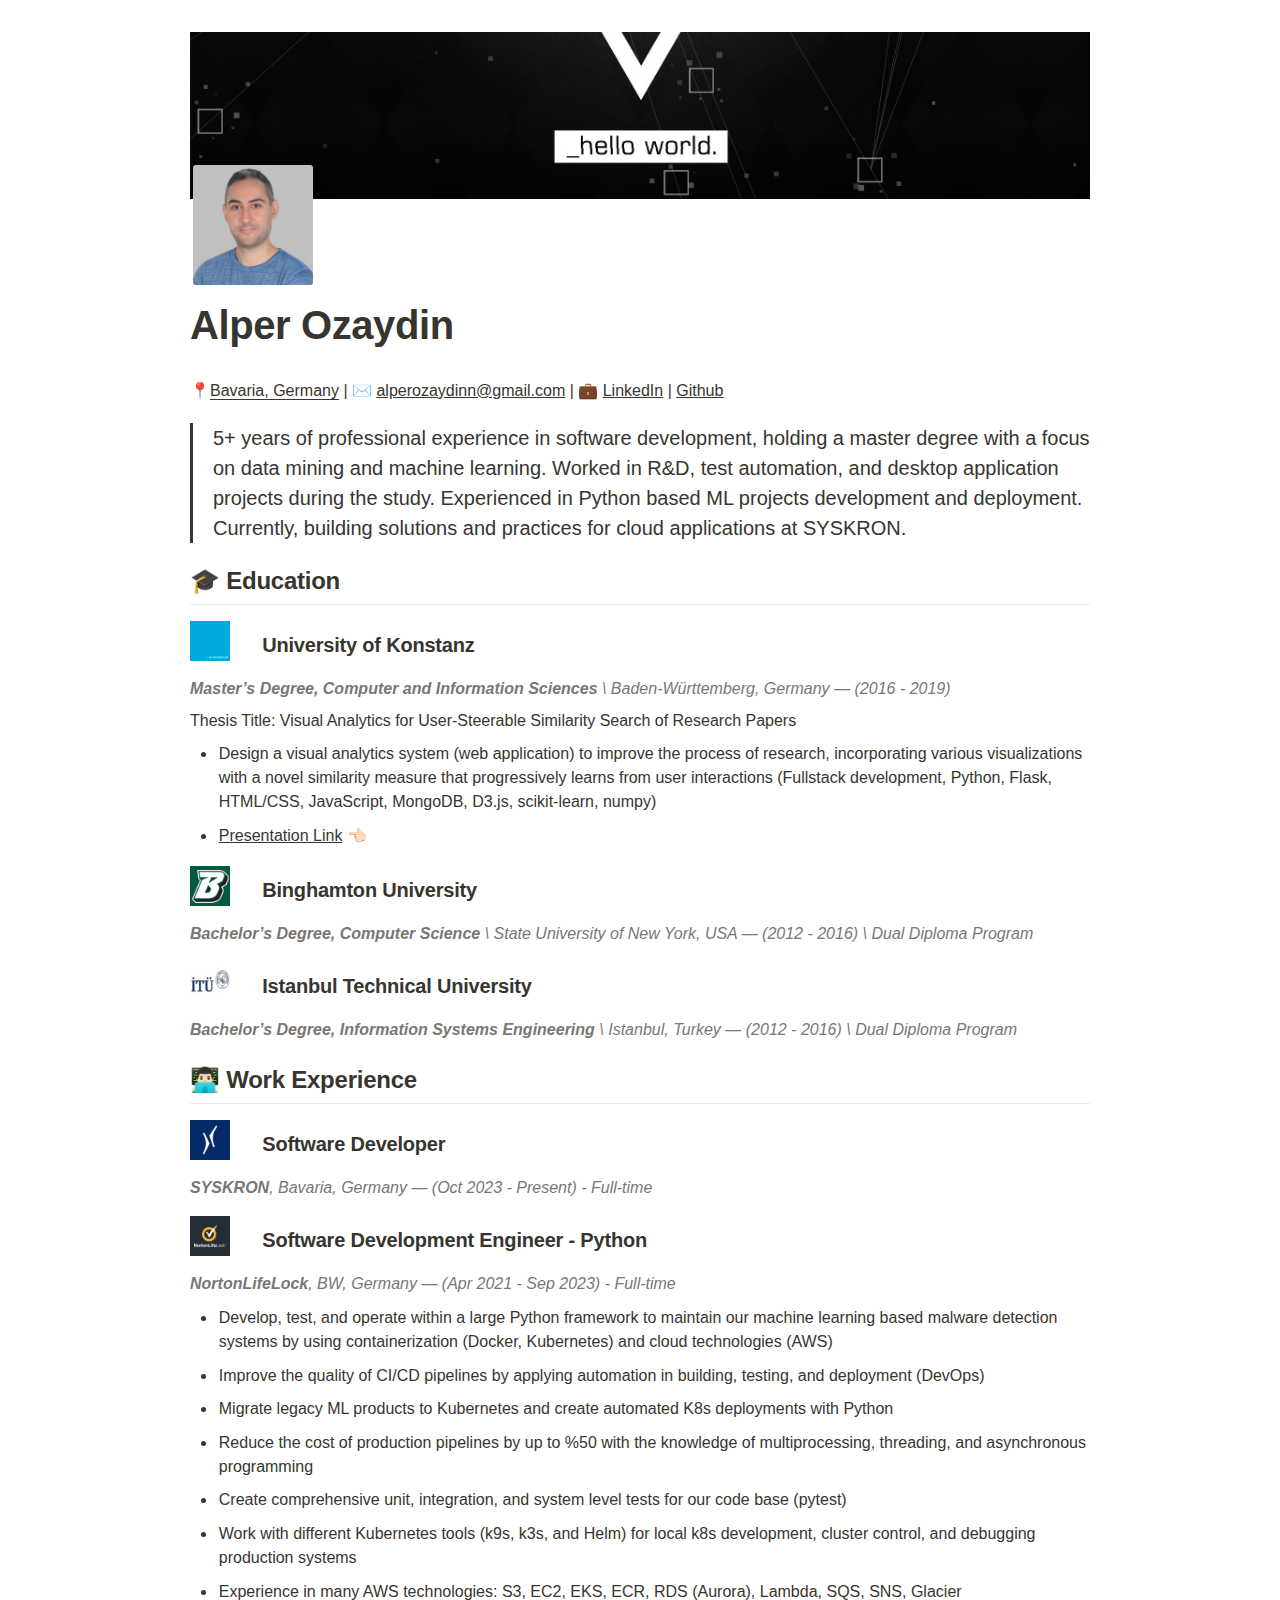
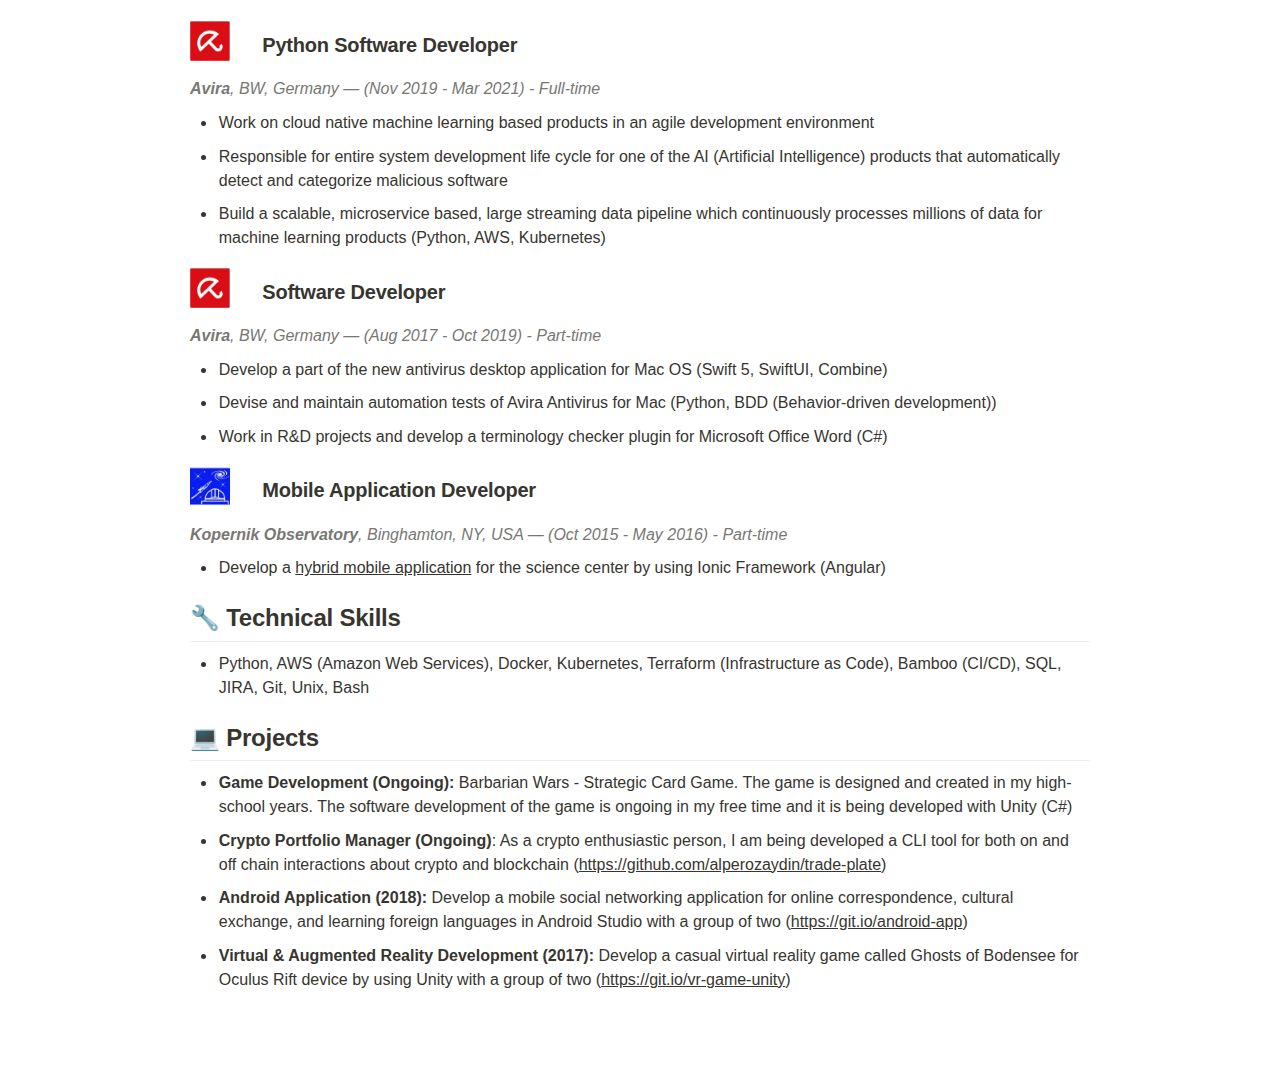
<file: index.html>
<html><head><meta http-equiv="Content-Type" content="text/html; charset=utf-8"/><title>Alper Ozaydin</title><link rel="stylesheet" type="text/css" href="stylesheet.css">
<style>
	
</style></head><body><article id="11db5a10-26cd-4e46-b4ff-9efa38affdb2" class="page sans"><header><img class="page-cover-image" src="src/wallpaper.jpg" style="object-position:center 50%"/><div class="page-header-icon page-header-icon-with-cover"><img class="icon" src="src/alper_oezaydin.png"/></div><h1 class="page-title">Alper Ozaydin</h1><p class="page-description"></p></header><div class="page-body"><p id="a6306a2b-9030-4ce4-868b-64b478a65b8b" class="">📍<span style="border-bottom:0.05em solid">Bavaria, Germany</span> | ✉️ <a href="mailto:alperozaydinn@gmail.com">alperozaydinn@gmail.com</a> | 💼 <a href="https://www.linkedin.com/in/alperozaydinn/">LinkedIn</a> | <a href="https://github.com/alperozaydin">Github</a></p><blockquote id="e711dfd6-08d6-47ce-b86f-62ef4fddf022" class="">5+ years of professional experience in software development, holding a master degree with a focus on data mining and machine learning. Worked in R&amp;D, test automation, and desktop application projects during the study. Experienced in Python based ML projects development and deployment. Currently, building solutions and practices for cloud applications at SYSKRON.</blockquote><h2 id="0f265ac9-125b-466f-b752-1f47c0f95f8c" class="">🎓 Education</h2><hr id="ab2db7cf-f8bd-4551-a298-d43ac67af6f4"/><div id="f9cda8ba-5da4-449c-bda5-4f189cee5846" class="column-list"><div id="1715b825-38a5-44d5-8de6-7466ddd36515" style="width:6.25%" class="column"><figure id="fc257298-ac7b-4a96-b58a-f56dcd238ee7" class="image"><a href="src/konstanz.jpeg"><img style="width:100px" src="src/konstanz.jpeg"/></a></figure></div><div id="0a0ff424-7e39-45f7-8f51-d4417fa517ed" style="width:93.75%" class="column"><h3 id="9e6206e4-752c-4b81-9593-469364521a8b" class="">University of Konstanz</h3></div></div><p id="8dc85c16-36c0-4cc5-a9a5-edd2894e5efb" class=""><strong><mark class="highlight-gray"><em>Master’s Degree, Computer and Information Sciences</em></mark></strong><mark class="highlight-gray"><em> \ Baden-Württemberg, Germany — (2016 - 2019)</em></mark></p><p id="d3957c4e-c205-4ed6-a108-5c3427947f53" class="">Thesis Title: Visual Analytics for User-Steerable Similarity Search of Research Papers</p><ul id="29fe48a6-5e8c-48b2-b064-39d72e99b2e3" class="bulleted-list"><li style="list-style-type:disc">Design a visual analytics system (web application) to improve the process of research, incorporating various visualizations with a novel similarity measure that progressively learns from user interactions (Fullstack development, Python, Flask, HTML/CSS, JavaScript, MongoDB, D3.js, scikit-learn, numpy)</li></ul><ul id="d07c2f39-e6d9-4a32-9b59-25bde563b9dc" class="bulleted-list"><li style="list-style-type:disc"><a href="https://docs.google.com/presentation/d/1cXFYxMZ18xxTd9ViisQA5-WyHDvQJGYg/edit?usp=share_link&amp;ouid=108242096886880462985&amp;rtpof=true&amp;sd=true">Presentation Link</a> 👈🏻</li></ul><div id="a5180705-0999-4919-bc39-193dd68c482f" class="column-list"><div id="a935a4af-f163-48e1-86f2-5cdee2737aa8" style="width:6.25%" class="column"><figure id="3d6ec738-d5dd-4317-accc-b05ef141264c" class="image"><a href="src/binhamton.jpeg"><img style="width:100px" src="src/binhamton.jpeg"/></a></figure></div><div id="be977f24-6856-402f-a791-0369d403b159" style="width:93.75%" class="column"><h3 id="a13da48a-db99-4fce-a67f-8985b3056534" class=""><strong>Binghamton University</strong></h3></div></div><p id="90a7f4f3-1fdf-4597-9100-38c5c39447a4" class=""><mark class="highlight-gray"><strong><em>Bachelor’s Degree, Computer Science </em></strong></mark><mark class="highlight-gray"><em>\ State University of New York, USA — (2012 - 2016) \ Dual Diploma Program</em></mark></p><div id="6223eb91-6ae0-4178-8acd-75dd12e66a3f" class="column-list"><div id="21571df7-c145-40ab-94ee-1e5e15c7091d" style="width:6.25%" class="column"><figure id="16fc1f40-3a76-4ae1-8d88-fda7f6abaaff" class="image"><a href="src/itu.jpeg"><img style="width:100px" src="src/itu.jpeg"/></a></figure></div><div id="f1844d5f-551b-4e4a-96a3-11e7b31bdd2f" style="width:93.75%" class="column"><h3 id="fa7f14ad-e2db-4862-bfee-22a4a6b432b4" class=""><strong>Istanbul Technical University</strong></h3></div></div><p id="4ab4baa5-5ca6-4c86-a155-fe6a59c18686" class=""><strong><mark class="highlight-gray"><em>Bachelor’s Degree, Information Systems Engineering </em></mark></strong><mark class="highlight-gray"><em>\</em></mark><strong><em> </em></strong><em><mark class="highlight-gray">Istanbul, Turkey — (2012 - 2016) \ Dual Diploma Program</mark></em></p><h2 id="8710a536-d38c-47b5-9754-903f71bd41d6" class="">👨🏻‍💻 Work Experience</h2><hr id="910cadfc-2538-444a-afdf-a26f9fb5ee67"/><div id="92e2f919-a27a-49a8-97f2-56fd7c6a6655" class="column-list"><div id="a0e1fac2-736a-4de8-83dc-e551f86a34c9" style="width:6.25%" class="column"><figure id="ffecf94b-e1b1-4c34-891a-1ee04c7b8842" class="image"><a href="src/syskron.jpeg"><img style="width:100px" src="src/syskron.jpeg"/></a></figure></div><div id="c9017973-c83e-409e-a121-48758666f9c1" style="width:93.75%" class="column"><h3 id="82e4af03-02a5-4ef8-8a26-7108dc1ae0a9" class=""><strong>Software Developer</strong></h3></div></div><p id="0fd185f1-256f-4341-a521-f75a187b5836" class=""><mark class="highlight-gray"><strong><em>SYSKRON</em></strong></mark><mark class="highlight-gray"><em>, Bavaria, Germany — (Oct 2023 - Present) - Full-time</em></mark></p><div id="c8abdc06-a915-4e1b-8330-3682cc32da6e" class="column-list"><div id="1fc36446-a6f8-490a-bfae-0af63ce9095f" style="width:6.25%" class="column"><figure id="335f2056-2976-4562-b3b4-7272d16165d2" class="image"><a href="src/norton.jpeg"><img style="width:84px" src="src/norton.jpeg"/></a></figure></div><div id="2f388127-e187-4090-aa33-521d48103819" style="width:93.75%" class="column"><h3 id="f79ae714-779e-48b3-93b3-cba6966e4c02" class=""><strong>Software Development Engineer - Python</strong></h3></div></div><p id="0e9660a1-2d3d-4975-99b7-7dbd14c9342b" class=""><mark class="highlight-gray"><strong><em>NortonLifeLock</em></strong></mark><mark class="highlight-gray"><em>, BW, Germany — (Apr 2021 - Sep 2023) - Full-time</em></mark></p><ul id="cfd82396-9325-4a3f-b9ac-c96269adb3c5" class="bulleted-list"><li style="list-style-type:disc">Develop, test, and operate within a large Python framework to maintain our machine learning based malware detection systems by using containerization (Docker, Kubernetes) and cloud technologies (AWS)</li></ul><ul id="dadd58bf-50e6-44ee-a03d-5c1cf78a282b" class="bulleted-list"><li style="list-style-type:disc">Improve the quality of CI/CD pipelines by applying automation in building, testing, and deployment (DevOps)</li></ul><ul id="976b17ba-032d-4a7a-b5db-d6ad44607c72" class="bulleted-list"><li style="list-style-type:disc">Migrate legacy ML products to Kubernetes and create automated K8s deployments with Python</li></ul><ul id="9652d688-11ac-46d4-95b7-271135595dae" class="bulleted-list"><li style="list-style-type:disc">Reduce the cost of production pipelines by up to %50 with the knowledge of multiprocessing, threading, and asynchronous programming</li></ul><ul id="94272f0f-f5bf-413e-ab9c-00988b198d8b" class="bulleted-list"><li style="list-style-type:disc">Create comprehensive unit, integration, and system level tests for our code base (pytest)</li></ul><ul id="39a5f784-86a1-4aae-a1a7-1c260dc19643" class="bulleted-list"><li style="list-style-type:disc">Work with different Kubernetes tools (k9s, k3s, and Helm) for local k8s development, cluster control, and debugging production systems</li></ul><ul id="9f12341e-0e84-4341-a1c9-1bfffe4723a1" class="bulleted-list"><li style="list-style-type:disc">Experience in many AWS technologies: S3, EC2, EKS, ECR, RDS (Aurora), Lambda, SQS, SNS, Glacier</li></ul><div id="fa3bc4e6-ec2e-420d-9fb5-6b0fade63ef3" class="column-list"><div id="0b1fcc5a-cbe2-40e3-a8d5-c9509ea6fba2" style="width:6.25%" class="column"><figure id="7710b74d-83c7-47eb-93f1-9959d7330b95" class="image"><a href="src/avira.jpeg"><img style="width:100px" src="src/avira.jpeg"/></a></figure></div><div id="6920c2b8-9c16-4bb6-b3bc-adf309f33a2b" style="width:93.75%" class="column"><h3 id="d9ae55a9-4ee6-43e4-934a-83b4ada95421" class="">Python Software Developer</h3></div></div><p id="bd6a7f0b-49d8-41f0-9162-8047e66910af" class=""><mark class="highlight-gray"><strong><em>Avira</em></strong></mark><mark class="highlight-gray"><em>, BW, Germany — (Nov 2019 - Mar 2021) - Full-time</em></mark></p><ul id="986eaacd-cb7b-4a2c-8b78-cd74e59dcf97" class="bulleted-list"><li style="list-style-type:disc">Work on cloud native machine learning based products in an agile development environment</li></ul><ul id="7538a70a-00f0-4489-960d-56d78bc8e417" class="bulleted-list"><li style="list-style-type:disc">Responsible for entire system development life cycle for one of the AI (Artificial Intelligence) products that automatically detect and categorize malicious software</li></ul><ul id="487a012c-1c83-41a9-84a8-29d23063d740" class="bulleted-list"><li style="list-style-type:disc">Build a scalable, microservice based, large streaming data pipeline which continuously processes millions of data for machine learning products (Python, AWS, Kubernetes)</li></ul><div id="0050e745-3db0-4956-90f5-140d725ad859" class="column-list"><div id="0cd2dfde-4921-4cb8-899c-02bc923593a9" style="width:6.25%" class="column"><figure id="16fdb015-c0de-4250-960b-4111e0829eaa" class="image"><a href="src/avira.jpeg"><img style="width:100px" src="src/avira.jpeg"/></a></figure></div><div id="79ce46be-0df5-4bdb-9810-1e948386a8b1" style="width:93.75%" class="column"><h3 id="e5be7a61-02bc-4470-b2ef-9120517843fc" class="">Software Developer</h3></div></div><p id="92efd035-2be2-4234-a927-9493090a8ab3" class=""><mark class="highlight-gray"><strong><em>Avira</em></strong></mark><mark class="highlight-gray"><em>, BW, Germany — (Aug 2017 - Oct 2019) - Part-time</em></mark></p><ul id="817c2256-0c1d-4b6a-a7da-5f750fb4a167" class="bulleted-list"><li style="list-style-type:disc">Develop a part of the new antivirus desktop application for Mac OS (Swift 5, SwiftUI, Combine)</li></ul><ul id="5996f9a1-9151-4cfd-bebd-9827ccc70e11" class="bulleted-list"><li style="list-style-type:disc">Devise and maintain automation tests of Avira Antivirus for Mac (Python, BDD (Behavior-driven development))</li></ul><ul id="b3f36ee9-f96d-41b1-80e8-ced03bca5fcb" class="bulleted-list"><li style="list-style-type:disc">Work in R&amp;D projects and develop a terminology checker plugin for Microsoft Office Word (C#)</li></ul><div id="d9367c8f-9240-4d1b-9ac4-78df5a743cc8" class="column-list"><div id="f1429d20-ef6b-415a-a862-72bfae20bb90" style="width:6.25%" class="column"><figure id="0f1cf99e-d952-415c-add6-1450e1c03c2c" class="image"><a href="src/kopernik.jpeg"><img style="width:100px" src="src/kopernik.jpeg"/></a></figure></div><div id="a60e7ff9-fb95-41ed-aa55-d102bc47fc72" style="width:93.75%" class="column"><h3 id="c75a6a6a-4a11-4606-b6bb-60c35286e3bf" class=""><strong>Mobile Application Developer</strong></h3></div></div><p id="4cde411e-b51e-44c7-8e85-ea8fec5bf0aa" class=""><mark class="highlight-gray"><em><strong>Kopernik Observatory</strong></em></mark><mark class="highlight-gray"><em>,</em></mark> <mark class="highlight-gray"><em>Binghamton, NY, USA — (Oct 2015 - May 2016) - Part-time</em></mark></p><ul id="64267ff5-84c6-4e9b-a2ec-450b82c1eb54" class="bulleted-list"><li style="list-style-type:disc">Develop a <a href="http://cs.binghamton.edu/~steflik/wiki/index.php/Kopernik_Observatory-_Alper_Ozaydin,_Efe_Mert_Yilmaz,_Mert_Ozsaydi">hybrid mobile application</a> for the science center by using Ionic Framework (Angular)</li></ul><h2 id="f287bda8-a2a8-44c9-9dd9-c5f7266eef6b" class=""><strong>🔧</strong> Technical Skills</h2><hr id="926ef1b6-e007-4bc0-90c7-59e319282e7b"/><ul id="a5b9b604-e249-41b7-acd4-dedcd7201bf9" class="bulleted-list"><li style="list-style-type:disc">Python, AWS (Amazon Web Services), Docker, Kubernetes, Terraform (Infrastructure as Code), Bamboo (CI/CD), SQL, JIRA, Git, Unix, Bash</li></ul><h2 id="16dbdbc1-07c8-4824-9eff-d9e89c7250ae" class="">💻 Projects</h2><hr id="5d47a344-7501-4c2a-9fc3-565f342fa6b0"/><ul id="f764768a-4e82-4fdf-9374-0608a377ed2d" class="bulleted-list"><li style="list-style-type:disc"><strong>Game Development (Ongoing):</strong> Barbarian Wars - Strategic Card Game. The game is designed and created in my high-school years. The software development of the game is ongoing in my free time and it is being developed with Unity (C#)</li></ul><ul id="07ce4ab6-af9a-4754-b2f8-15eb1bb37bf9" class="bulleted-list"><li style="list-style-type:disc"><strong>Crypto Portfolio Manager (Ongoing)</strong>: As a crypto enthusiastic person, I am being developed a CLI tool for both on and off chain interactions about crypto and blockchain (<a href="https://github.com/alperozaydin/trade-plate">https://github.com/alperozaydin/trade-plate</a>)</li></ul><ul id="2ac01191-579b-4d2f-8c18-13bd97b271bf" class="bulleted-list"><li style="list-style-type:disc"><strong>Android Application (2018):</strong> Develop a mobile social networking application for online correspondence, cultural exchange, and learning foreign languages in Android Studio with a group of two (<a href="https://git.io/android-app">https://git.io/android-app</a>)</li></ul><ul id="5cf7c474-860c-4d0a-a0fd-883f72b3f5af" class="bulleted-list"><li style="list-style-type:disc"><strong>Virtual &amp; Augmented Reality Development (2017):</strong> Develop a casual virtual reality game called Ghosts of Bodensee for Oculus Rift device by using Unity with a group of two (<a href="https://git.io/vr-game-unity">https://git.io/vr-game-unity</a>)</li></ul><p id="b4c7bd68-1d12-4555-ad90-f26ab6fc8c89" class="">
</p><p id="3849bcb3-928c-443c-9696-e3bab02e776d" class="">
</p></div></article><span class="sans" style="font-size:14px;padding-top:2em"></span></body></html>
</file>
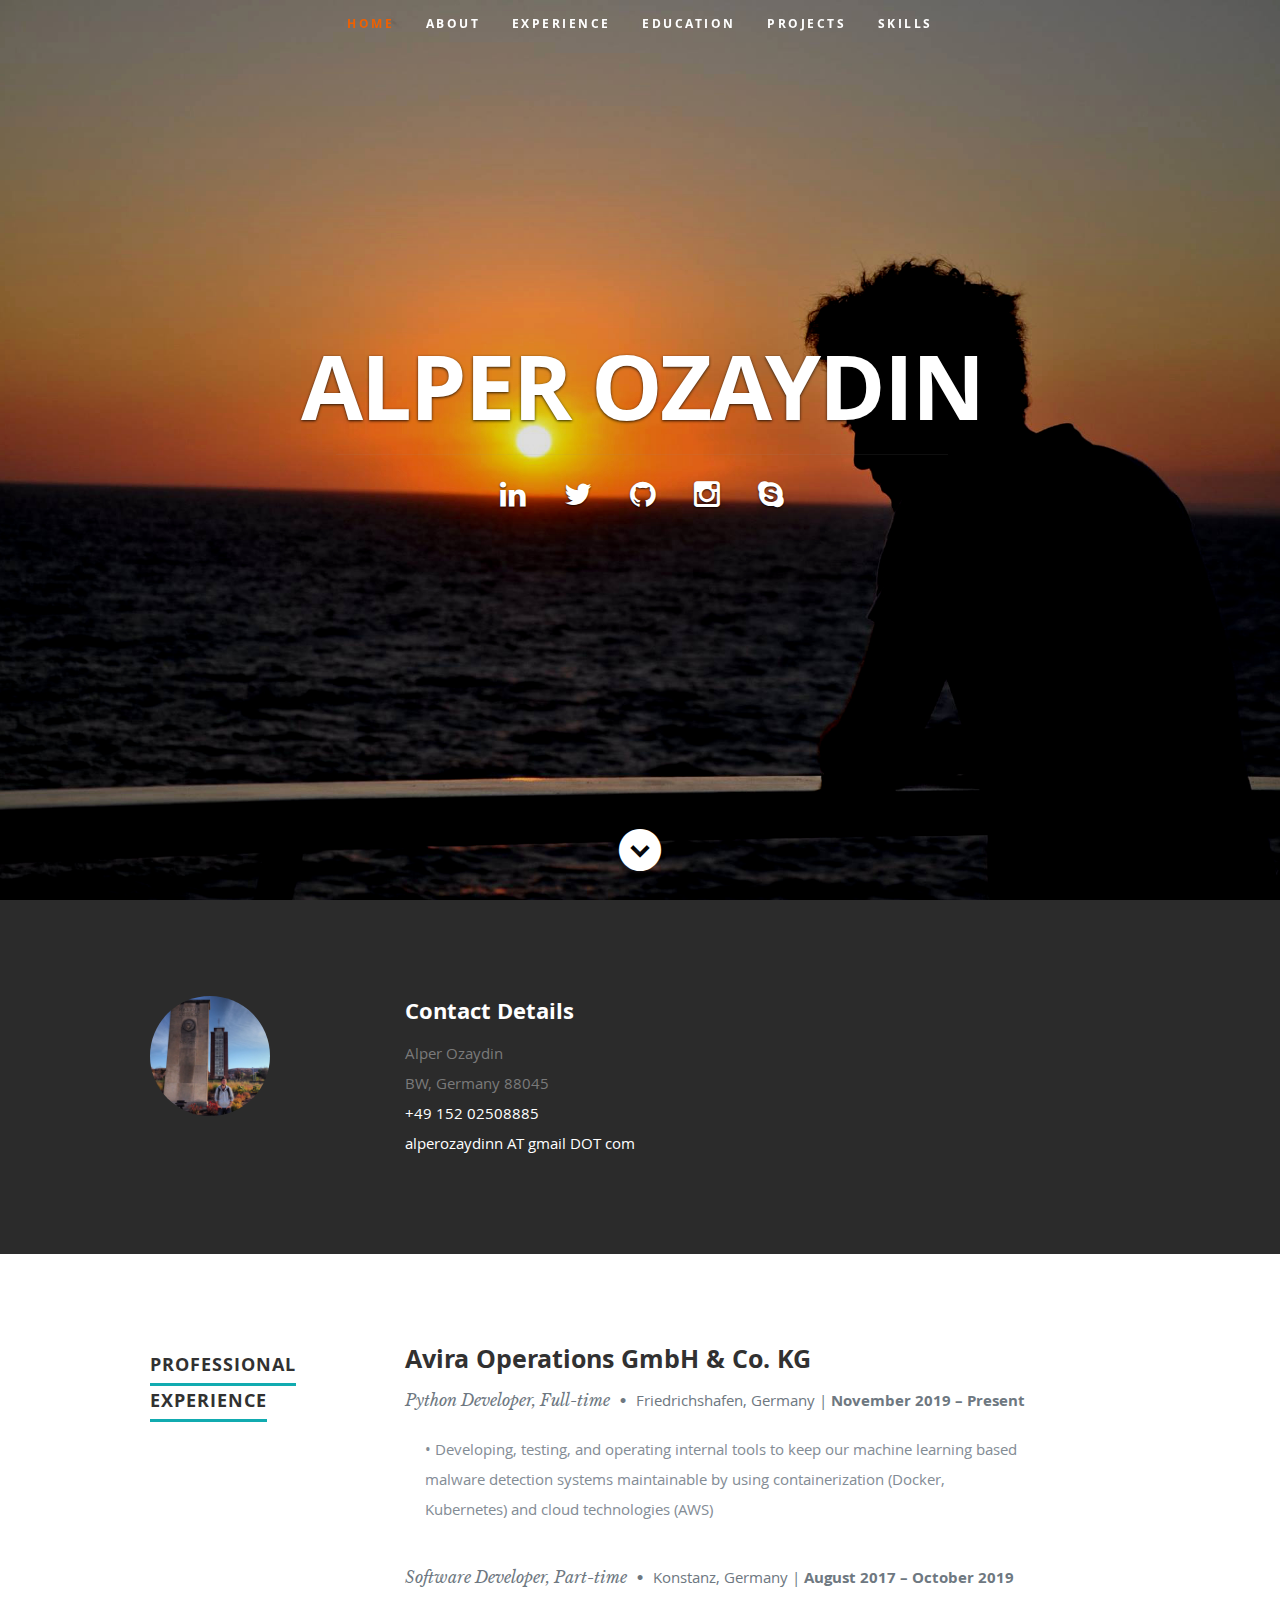
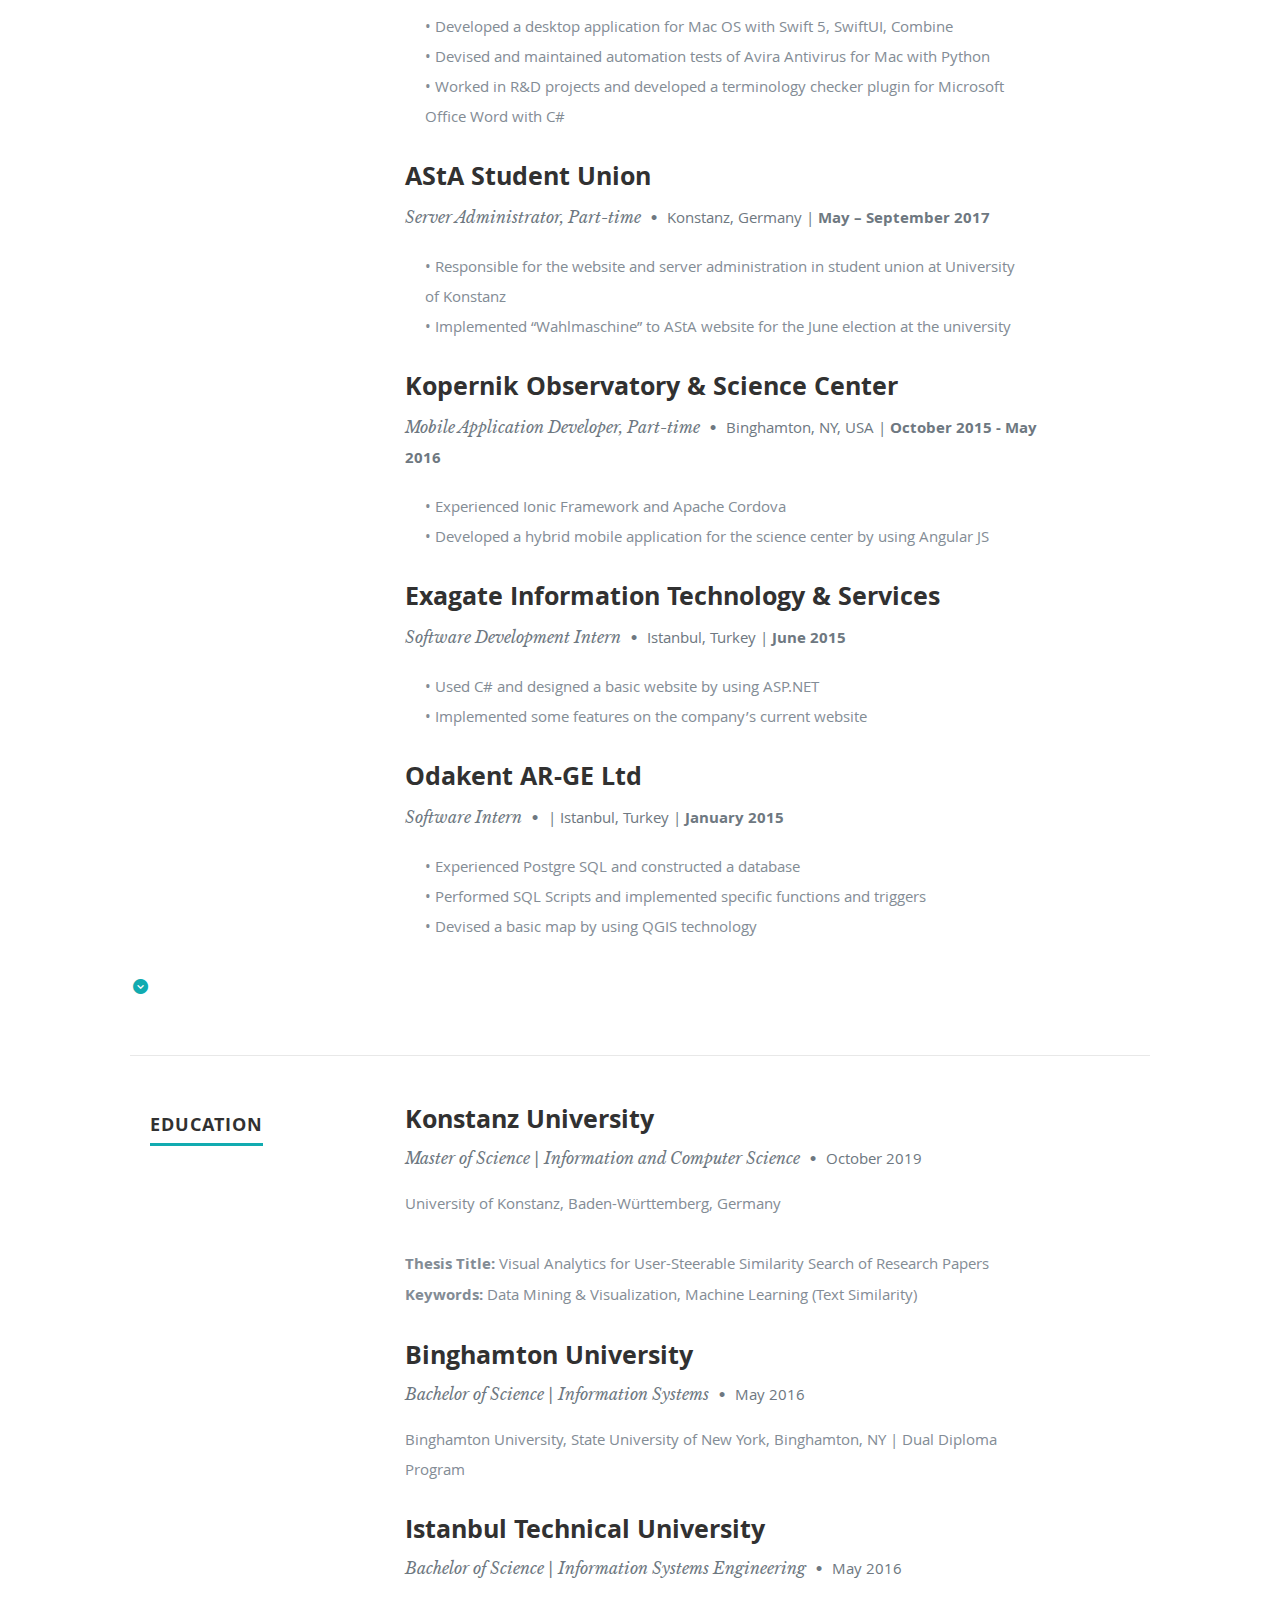
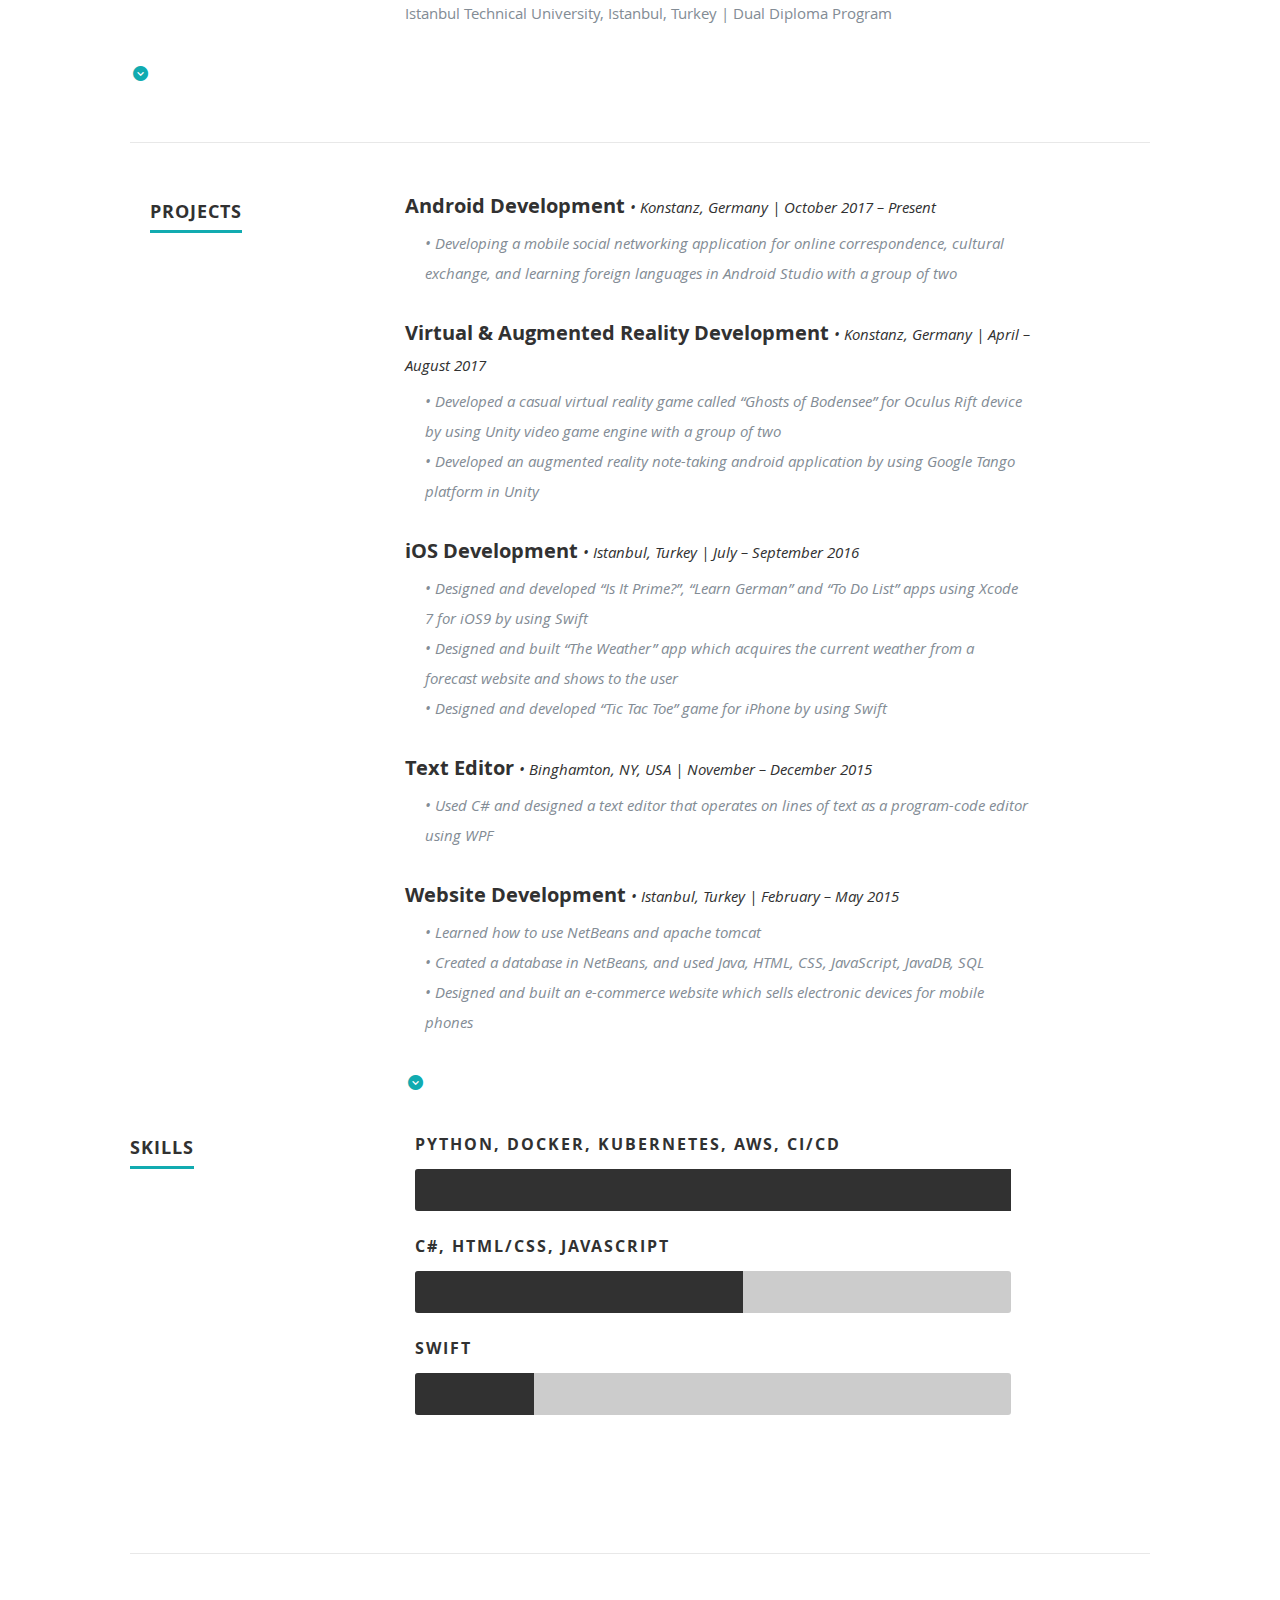
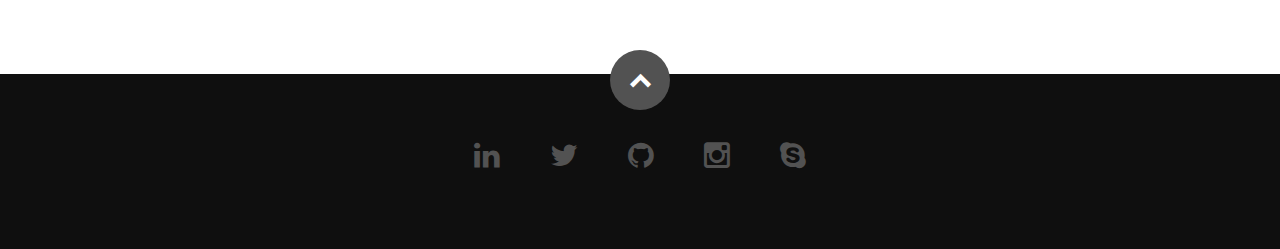
<file: legacy/index.html>
<!DOCTYPE html>
<!--[if lt IE 8 ]><html class="no-js ie ie7" lang="en"> <![endif]-->
<!--[if IE 8 ]><html class="no-js ie ie8" lang="en"> <![endif]-->
<!--[if (gte IE 8)|!(IE)]><!--><html class="no-js" lang="en"> <!--<![endif]-->
<head>

   <!--- Basic Page Needs
   ================================================== -->
   <meta charset="utf-8">
	<title>ALPER OZAYDIN</title>
	<meta name="description" content="">
	<meta name="author" content="">

   <!-- Mobile Specific Metas
   ================================================== -->
	<meta name="viewport" content="width=device-width, initial-scale=1, maximum-scale=1">

	<!-- CSS
    ================================================== -->
   <link rel="stylesheet" href="css/default.css">
	<link rel="stylesheet" href="css/layout.css">
   <link rel="stylesheet" href="css/media-queries.css">
   <link rel="stylesheet" href="css/magnific-popup.css">

   <!-- Script
   ================================================== -->
	<script src="js/modernizr.js"></script>

    <!-- Global site tag (gtag.js) - Google Analytics -->
    <script async src="https://www.googletagmanager.com/gtag/js?id=UA-108972017-1"></script>
    <script>
        window.dataLayer = window.dataLayer || [];
        function gtag(){dataLayer.push(arguments);}
        gtag('js', new Date());

        gtag('config', 'UA-108972017-1');
    </script>



   <!-- Favicons
	================================================== -->
	<link rel="shortcut icon" href="favicon1.ico" >

</head>

<body>

   <!-- Header
   ================================================== -->
   <header id="home">

      <nav id="nav-wrap">

         <a class="mobile-btn" href="#nav-wrap" title="Show navigation">Show navigation</a>
         <a class="mobile-btn" href="#" title="Hide navigation">Hide navigation</a>

         <ul id="nav" class="nav">
            <li class="current"><a class="smoothscroll" href="#home">Home</a></li>
            <li><a class="smoothscroll" href="#about">About</a></li>
            <li><a class="smoothscroll" href="#experience">Experience</a></li>
            <li><a class="smoothscroll" href="#education">Education</a></li>
            <li><a class="smoothscroll" href="#projects">Projects</a></li>
            <li><a class="smoothscroll" href="#skills">Skills</a></li>

            
            
         </ul> <!-- end #nav -->

      </nav> <!-- end #nav-wrap -->

      <div class="row banner">
         <div class="banner-text">
             
             
            <h1 class="responsive-headline">ALPER OZAYDIN</h1>
            <h3></h3>
            <hr />
            
            <ul class="social">
               <li><a href="https://www.linkedin.com/in/alper-ozaydin-55709b11b" target="_blank"><i class="fa fa-linkedin"></i></a></li>
               <li><a href="https://twitter.com/alperozaydin" target="_blank"><i class="fa fa-twitter"></i></a></li>
               <li><a href="https://github.com/alperozaydin" target="_blank"><i class="fa fa-github"></i></a></li>
               <li><a href="https://instagram.com/alperozaydin" target="_blank"><i class="fa fa-instagram"></i></a></li>
               <li><a href="skype:alozay23?userinfo" target="_blank"><i class="fa fa-skype"></i></a></li>
            </ul>
         </div>
      </div>

      <p class="scrolldown">
         <a class="smoothscroll" href="#about"><i class="icon-down-circle"></i></a>
      </p>

   </header> <!-- Header End -->


   <!-- About Section
   ================================================== -->
   <section id="about">

      <div class="row">

         <div class="three columns">

            <img class="profile-pic"  src="images/profilepic.jpg" alt="" />

         </div>

         <div class="nine columns main-col">

            <div class="row">

               <div class="columns contact-details">

                  <h2>Contact Details</h2>
                  <p class="address">
						   <span>Alper Ozaydin</span><br>
						   <span>
						         BW, Germany 88045
                     </span><br>
						   <span><a href="tel:+1 (607) 232-8385"> +49 152 02508885</a> </span><br>
                           
                           
                     <span><a href="mailto:alperozaydinn@gmail.com">  alperozaydinn AT gmail DOT com</a></span>
					   </p>

               </div>

              

            </div> <!-- end row -->

         </div> <!-- end .main-col -->

      </div>

   </section> <!-- About Section End-->


   <!-- Resume Section
   ================================================== -->

    <section id="experience">
   <section id="resume">

    


      <!-- Work
      ----------------------------------------------- -->
      <div class="row work">

         <div class="three columns header-col">
            <h1><span>Professional</span></h1>
             <h1><span>Experience</span></h1>
         </div>

         <div class="nine columns main-col">

             <div class="row item">

                 <div class="twelve columns">

                     <h3>Avira Operations GmbH & Co. KG</h3>
                      <p class="info">Python Developer, Full-time <span>&bull;</span> <em class="date">Friedrichshafen, Germany | <b>November 2019 – Present</b></em> </p>
                      
                      <div class="columns">• Developing, testing, and operating internal tools to keep our machine learning based malware detection systems maintainable by using containerization (Docker, Kubernetes) and cloud technologies (AWS)</div>
                     <div></div>
                     <em>&nbsp</em>
                     <p class="info">Software Developer, Part-time <span>&bull;</span> <em class="date">Konstanz, Germany | <b>August 2017 – October 2019</b></em> </p>

                     <div class="columns">• Developed a desktop application for Mac OS with Swift 5, SwiftUI, Combine</div>
                     <div></div>
                     <div class="columns">• Devised and maintained automation tests of Avira Antivirus for Mac with Python</div>
                     <div></div>
                     <div class="columns">• Worked in R&D projects and developed a terminology checker plugin for Microsoft Office Word with C#</div>
                 </div>
                 <em>&nbsp</em> 
             </div> <!-- item end -->

             <div class="row item">
             
                <div class="twelve columns">
             
                   <h3>AStA Student Union</h3>
                    <p class="info">Server Administrator, Part-time <span>&bull;</span> <em class="date">Konstanz, Germany | <b>May – September 2017</b></em> </p>

                    <div class="columns">• Responsible for the website and server administration in student union at University of Konstanz</div>
                    <div></div>
                    <div class="columns">• Implemented “Wahlmaschine” to AStA website for the June election at the university</div>

                </div>
                 <em>&nbsp</em>
             </div> <!-- item end -->

             <div class="row item">

                <div class="twelve columns">

                   <h3>Kopernik Observatory & Science Center</h3>
                    <p class="info">Mobile Application Developer, Part-time <span>&bull;</span> <em class="date">Binghamton, NY, USA | <b>October 2015 - May 2016</b></em> </p>

                    <div class="columns">• Experienced Ionic Framework and Apache Cordova</div>
                    <div></div>
                    <div class="columns">• Developed a hybrid mobile application for the science center by using Angular JS</div>


                </div>
                 <em>&nbsp</em>

             </div> <!-- item end -->

             <div class="row item">

                 <div class="twelve columns">

                     <h3>Exagate Information Technology & Services</h3>
                     <p class="info">Software Development Intern <span>&bull;</span> <em class="date">Istanbul, Turkey | <b>June 2015</b></em></p>

                     <div class="columns">• Used C# and designed a basic website by using ASP.NET</div>
                     <div></div>
                     <div class="columns">• Implemented some features on the company’s current website</div>
                     <!--<p>-->
                     <!--Sehit Ahmet Sokak No:12/1 Mecidiyekoy - Istanbul - Turkey-->

                     <!--</p>-->

                 </div>
                 <em>&nbsp</em>
             </div> <!-- item end -->

            <div class="row item">

               <div class="twelve columns">

                  <h3>Odakent AR-GE Ltd</h3>
                   <p class="info">Software Intern <span>&bull;</span> <em class="date">| Istanbul, Turkey | <b>January 2015</b></em></p>

                   <div class="columns">• Experienced Postgre SQL and constructed a database</div>
                   <div class="columns">• Performed SQL Scripts and implemented specific functions and triggers</div>
                   <div></div>
                   <div class="columns">• Devised a basic map by using QGIS technology</div>
                  <!--<p>-->
                   <!--İ.T.Ü. Ayazağa Yerleşkesi Otomasyon Binası No : BE-413   34469   Maslak Sarıyer / Istanbul Turkey-->
                  <!--</p>-->

               </div>
                <em>&nbsp</em>
            </div> <!-- item end -->



         </div> <!-- main-col end -->

      <p class="scrolldown">
         <a class="smoothscroll" href="#education"><i class="icon-down-circle"></i></a>
      </p>
      <section id="education">
      </div> <!-- End Work -->

<!-- Education
      ----------------------------------------------- -->
      <div class="row education">

         <div class="three columns header-col">
            <h1><span>Education</span></h1>
         </div>

         <div class="nine columns main-col">


             <div class="row item">

                 <div class="twelve columns">

                     <h3>Konstanz University</h3>
                     <p class="info">Master of Science | Information and Computer Science <span>&bull;</span> <em class="date">October 2019</em></p>
                     <p>
                         University of Konstanz, Baden-Württemberg, Germany

                     </p>
                     <p>
                        <b>Thesis Title:</b> Visual Analytics for User-Steerable Similarity Search of Research Papers

                        <b>Keywords:</b> Data Mining & Visualization, Machine Learning (Text Similarity)

                      </p>

                 </div>

             </div> <!-- item end -->

            <div class="row item">

               <div class="twelve columns">

                  <h3>Binghamton University</h3>
                  <p class="info">Bachelor of Science | Information Systems <span>&bull;</span> <em class="date">May 2016</em></p>

                  <p>
                      Binghamton University, State University of New York, Binghamton, NY | 
                      Dual Diploma Program

                  </p>

               </div>

            </div> <!-- item end -->

            <div class="row item">

               <div class="twelve columns">

                  <h3>Istanbul Technical University</h3>
                  <p class="info">Bachelor of Science | Information Systems Engineering <span>&bull;</span> <em class="date">May 2016</em></p>

                  <p>Istanbul Technical University, Istanbul, Turkey | 
                  Dual Diploma Program</p>
                  


               </div>

            </div> <!-- item end -->

         </div> <!-- main-col end -->
          <p class="scrolldown">
              <a class="smoothscroll" href="#projects"><i class="icon-down-circle"></i></a>
          </p>
          <section id="projects">
      </div> <!-- End Education -->




       <div class="row work">

           <div class="three columns header-col">
               <h1><span>Projects</span></h1>

           </div>

           <div class="nine columns main-col">

               <div class="row item">

                   <div class="twelve columns">

                       <h4>Android Development  <em> • Konstanz, Germany | October 2017 – Present</<em></h4>

                       <div class="columns">• Developing a mobile social networking application for online correspondence, cultural exchange, and learning foreign languages in Android Studio with a group of two</div>


                   </div>
                   <em>&nbsp</em>
               </div> <!-- item end -->

               <div class="row item">

                   <div class="twelve columns">

                       <h4>Virtual & Augmented Reality Development  <em> • Konstanz, Germany | April – August 2017</<em></h4>

                       <div class="columns">• Developed a casual virtual reality game called “Ghosts of Bodensee” for Oculus Rift device by using Unity video game engine with a group of two</div>
                       <div class="columns">• Developed an augmented reality note-taking android application by using Google Tango platform in Unity</div>


                   </div>
                   <em>&nbsp</em>
               </div> <!-- item end -->

               <div class="row item">

                   <div class="twelve columns">

                       <h4>iOS Development <em> • Istanbul, Turkey | July – September 2016</<em></h4>

                       <div class="columns">• Designed and developed “Is It Prime?”, “Learn German” and “To Do List” apps using Xcode 7 for iOS9 by using Swift</div>
                       <div class="columns">• Designed and built “The Weather” app which acquires the current weather from a forecast website and shows to the user</div>
                       <div></div>
                       <div class="columns">• Designed and developed “Tic Tac Toe” game for iPhone by using Swift</div>

                   </div>
                   <em>&nbsp</em>

               </div> <!-- item end -->

               <div class="row item">

                   <div class="twelve columns">

                       <h4>Text Editor <em> • Binghamton, NY, USA | November – December 2015</<em></h4>

                       <div class="columns">• Used C# and designed a text editor that operates on lines of text as a program-code editor using WPF</div>

                   </div>
                   <em>&nbsp</em>
               </div> <!-- item end -->

               <div class="row item">

                   <div class="twelve columns">

                       <h4>Website Development <em> • Istanbul, Turkey | February – May 2015</<em></h4>

                       <div class="columns">• Learned how to use NetBeans and apache tomcat</div>
                       <div class="columns">• Created a database in NetBeans, and used Java, HTML, CSS, JavaScript, JavaDB, SQL</div>
                       <div></div>
                       <div class="columns">• Designed and built an e-commerce website which sells electronic devices for mobile phones</div>



                   </div>
                   <em>&nbsp</em>




           </div> <!-- main-col end -->
           <p class="scrolldown">
               <a class="smoothscroll" href="#skills"><i class="icon-down-circle"></i></a>
           </p>
           <section id="skills">
       </div> <!-- End Project -->


      <!-- Skills
      ----------------------------------------------- -->
      <div class="row skill">

         <div class="three columns header-col">
            <h1><span>Skills</span></h1>
         </div>

         <div class="nine columns main-col">

            <p>
            </p>
            

                 <div class="bars">

                     <ul class="twelve columns">
                         <li><span class="bar-expand best"></span><em>Python, Docker, Kubernetes, AWS, CI/CD</em></li>
                         <li><span class="bar-expand some"></span><em>C#, HTML/CSS, JAVASCRIPT</em></li>
                         <li><span class="bar-expand dabbled"></span><em>Swift</em></li>

                     </ul>

                 </div><!-- end skill-bars -->

			</div> <!-- main-col end -->
            
            


                <p></p>
   
               </div> <!-- main-col end -->



                <p></p>

               </div> <!-- main-col end -->


            
                    

      </div> <!-- End skills -->

   </section> <!-- Resume Section End-->


   <!-- footer
   ================================================== -->
   <footer>

      <div class="row">

         <div class="twelve columns">

            <ul class="social-links">
                <li><a href="https://www.linkedin.com/in/alper-ozaydin-55709b11b"><i class="fa fa-linkedin" target="_blank"></i></a></li>
                <li><a href="https://twitter.com/alperozaydin" target="_blank"><i class="fa fa-twitter"></i></a></li>
                <li><a href="https://github.com/alperozaydin" target="_blank"><i class="fa fa-github"></i></a></li>
                <li><a href="https://instagram.com/alperozaydin" target="_blank"><i class="fa fa-instagram"></i></a></li>
                <li><a href="skype:alozay23?userinfo" target="_blank"><i class="fa fa-skype"></i></a></li>
            </ul>

            

         </div>

         <div id="go-top"><a class="smoothscroll" title="Back to Top" href="#home"><i class="icon-up-open"></i></a></div>

      </div>

   </footer> <!-- Footer End-->

   <!-- Java Script
   ================================================== -->
   <script src="http://ajax.googleapis.com/ajax/libs/jquery/1.10.2/jquery.min.js"></script>
   <script>window.jQuery || document.write('<script src="js/jquery-1.10.2.min.js"><\/script>')</script>
   <script type="text/javascript" src="js/jquery-migrate-1.2.1.min.js"></script>

   <script src="js/jquery.flexslider.js"></script>
   <script src="js/waypoints.js"></script>
   <script src="js/jquery.fittext.js"></script>
   <script src="js/magnific-popup.js"></script>
   <script src="js/init.js"></script>

</body>

</html>
</file>
<file: stylesheet.css>
/* cspell:disable-file */
/* webkit printing magic: print all background colors */
html {
	-webkit-print-color-adjust: exact;
}
* {
	box-sizing: border-box;
	-webkit-print-color-adjust: exact;
}

html,
body {
	margin: 0;
	padding: 0;
}
@media only screen {
	body {
		margin: 2em auto;
		max-width: 900px;
		color: rgb(55, 53, 47);
	}
}

body {
	line-height: 1.5;
	white-space: pre-wrap;
}

a,
a.visited {
	color: inherit;
	text-decoration: underline;
}

.pdf-relative-link-path {
	font-size: 80%;
	color: #444;
}

h1,
h2,
h3 {
	letter-spacing: -0.01em;
	line-height: 1.2;
	font-weight: 600;
	margin-bottom: 0;
}

.page-title {
	font-size: 2.5rem;
	font-weight: 700;
	margin-top: 0;
	margin-bottom: 0.75em;
}

h1 {
	font-size: 1.875rem;
	margin-top: 1.875rem;
}

h2 {
	font-size: 1.5rem;
	margin-top: 1.5rem;
}

h3 {
	font-size: 1.25rem;
	margin-top: 1.25rem;
}

.source {
	border: 1px solid #ddd;
	border-radius: 3px;
	padding: 1.5em;
	word-break: break-all;
}

.callout {
	border-radius: 3px;
	padding: 1rem;
}

figure {
	margin: 1.25em 0;
	page-break-inside: avoid;
}

figcaption {
	opacity: 0.5;
	font-size: 85%;
	margin-top: 0.5em;
}

mark {
	background-color: transparent;
}

.indented {
	padding-left: 1.5em;
}

hr {
	background: transparent;
	display: block;
	width: 100%;
	height: 1px;
	visibility: visible;
	border: none;
	border-bottom: 1px solid rgba(55, 53, 47, 0.09);
}

img {
	max-width: 100%;
}

@media only print {
	img {
		max-height: 100vh;
		object-fit: contain;
	}
}

@page {
	margin: 1in;
}

.collection-content {
	font-size: 0.875rem;
}

.column-list {
	display: flex;
	justify-content: space-between;
}

.column {
	padding: 0 1em;
}

.column:first-child {
	padding-left: 0;
}

.column:last-child {
	padding-right: 0;
}

.table_of_contents-item {
	display: block;
	font-size: 0.875rem;
	line-height: 1.3;
	padding: 0.125rem;
}

.table_of_contents-indent-1 {
	margin-left: 1.5rem;
}

.table_of_contents-indent-2 {
	margin-left: 3rem;
}

.table_of_contents-indent-3 {
	margin-left: 4.5rem;
}

.table_of_contents-link {
	text-decoration: none;
	opacity: 0.7;
	border-bottom: 1px solid rgba(55, 53, 47, 0.18);
}

table,
th,
td {
	border: 1px solid rgba(55, 53, 47, 0.09);
	border-collapse: collapse;
}

table {
	border-left: none;
	border-right: none;
}

th,
td {
	font-weight: normal;
	padding: 0.25em 0.5em;
	line-height: 1.5;
	min-height: 1.5em;
	text-align: left;
}

th {
	color: rgba(55, 53, 47, 0.6);
}

ol,
ul {
	margin: 0;
	margin-block-start: 0.6em;
	margin-block-end: 0.6em;
}

li > ol:first-child,
li > ul:first-child {
	margin-block-start: 0.6em;
}

ul > li {
	list-style: disc;
}

ul.to-do-list {
	text-indent: -1.7em;
}

ul.to-do-list > li {
	list-style: none;
}

.to-do-children-checked {
	text-decoration: line-through;
	opacity: 0.375;
}

ul.toggle > li {
	list-style: none;
}

ul {
	padding-inline-start: 1.7em;
}

ul > li {
	padding-left: 0.1em;
}

ol {
	padding-inline-start: 1.6em;
}

ol > li {
	padding-left: 0.2em;
}

.mono ol {
	padding-inline-start: 2em;
}

.mono ol > li {
	text-indent: -0.4em;
}

.toggle {
	padding-inline-start: 0em;
	list-style-type: none;
}

/* Indent toggle children */
.toggle > li > details {
	padding-left: 1.7em;
}

.toggle > li > details > summary {
	margin-left: -1.1em;
}

.selected-value {
	display: inline-block;
	padding: 0 0.5em;
	background: rgba(206, 205, 202, 0.5);
	border-radius: 3px;
	margin-right: 0.5em;
	margin-top: 0.3em;
	margin-bottom: 0.3em;
	white-space: nowrap;
}

.collection-title {
	display: inline-block;
	margin-right: 1em;
}

.simple-table {
	margin-top: 1em;
	font-size: 0.875rem;
	empty-cells: show;
}
.simple-table td {
	height: 29px;
	min-width: 120px;
}

.simple-table th {
	height: 29px;
	min-width: 120px;
}

.simple-table-header-color {
	background: rgb(247, 246, 243);
	color: black;
}
.simple-table-header {
	font-weight: 500;
}

time {
	opacity: 0.5;
}

.icon {
	display: inline-block;
	max-width: 2.5em;
	max-height: 2.5em;
	text-decoration: none;
	vertical-align: text-bottom;
	margin-right: 0.5em;
}

img.icon {
	border-radius: 3px;
}

.user-icon {
	width: 1.5em;
	height: 1.5em;
	border-radius: 100%;
	margin-right: 0.5rem;
}

.user-icon-inner {
	font-size: 0.8em;
}

.text-icon {
	border: 1px solid #000;
	text-align: center;
}

.page-cover-image {
	display: block;
	object-fit: cover;
	width: 100%;
	max-height: 30vh;
}

.page-header-icon {
	font-size: 3rem;
	margin-bottom: 1rem;
}

.page-header-icon-with-cover {
	margin-top: -0.72em;
	margin-left: 0.07em;
}

.page-header-icon img {
	border-radius: 3px;
}

.link-to-page {
	margin: 1em 0;
	padding: 0;
	border: none;
	font-weight: 500;
}

p > .user {
	opacity: 0.5;
}

td > .user,
td > time {
	white-space: nowrap;
}

input[type="checkbox"] {
	transform: scale(1.5);
	margin-right: 0.6em;
	vertical-align: middle;
}

p {
	margin-top: 0.5em;
	margin-bottom: 0.5em;
}

.image {
	border: none;
	margin: 0.5em 0;
	padding: 0;
	border-radius: 0;
	text-align: center;
}

.code,
code {
	background: rgba(135, 131, 120, 0.15);
	border-radius: 3px;
	padding: 0.2em 0.4em;
	border-radius: 3px;
	font-size: 85%;
	tab-size: 2;
}

code {
	color: #eb5757;
}

.code {
	padding: 1.5em 1em;
}

.code-wrap {
	white-space: pre-wrap;
	word-break: break-all;
}

.code > code {
	background: none;
	padding: 0;
	font-size: 100%;
	color: inherit;
}

blockquote {
	font-size: 1.25em;
	margin: 1em 0;
	padding-left: 1em;
	border-left: 3px solid rgb(55, 53, 47);
}

.bookmark {
	text-decoration: none;
	max-height: 8em;
	padding: 0;
	display: flex;
	width: 100%;
	align-items: stretch;
}

.bookmark-title {
	font-size: 0.85em;
	overflow: hidden;
	text-overflow: ellipsis;
	height: 1.75em;
	white-space: nowrap;
}

.bookmark-text {
	display: flex;
	flex-direction: column;
}

.bookmark-info {
	flex: 4 1 180px;
	padding: 12px 14px 14px;
	display: flex;
	flex-direction: column;
	justify-content: space-between;
}

.bookmark-image {
	width: 33%;
	flex: 1 1 180px;
	display: block;
	position: relative;
	object-fit: cover;
	border-radius: 1px;
}

.bookmark-description {
	color: rgba(55, 53, 47, 0.6);
	font-size: 0.75em;
	overflow: hidden;
	max-height: 4.5em;
	word-break: break-word;
}

.bookmark-href {
	font-size: 0.75em;
	margin-top: 0.25em;
}

.sans { font-family: ui-sans-serif, -apple-system, BlinkMacSystemFont, "Segoe UI", Helvetica, "Apple Color Emoji", Arial, sans-serif, "Segoe UI Emoji", "Segoe UI Symbol"; }
.code { font-family: "SFMono-Regular", Menlo, Consolas, "PT Mono", "Liberation Mono", Courier, monospace; }
.serif { font-family: Lyon-Text, Georgia, ui-serif, serif; }
.mono { font-family: iawriter-mono, Nitti, Menlo, Courier, monospace; }
.pdf .sans { font-family: Inter, ui-sans-serif, -apple-system, BlinkMacSystemFont, "Segoe UI", Helvetica, "Apple Color Emoji", Arial, sans-serif, "Segoe UI Emoji", "Segoe UI Symbol", 'Twemoji', 'Noto Color Emoji', 'Noto Sans CJK JP'; }
.pdf:lang(zh-CN) .sans { font-family: Inter, ui-sans-serif, -apple-system, BlinkMacSystemFont, "Segoe UI", Helvetica, "Apple Color Emoji", Arial, sans-serif, "Segoe UI Emoji", "Segoe UI Symbol", 'Twemoji', 'Noto Color Emoji', 'Noto Sans CJK SC'; }
.pdf:lang(zh-TW) .sans { font-family: Inter, ui-sans-serif, -apple-system, BlinkMacSystemFont, "Segoe UI", Helvetica, "Apple Color Emoji", Arial, sans-serif, "Segoe UI Emoji", "Segoe UI Symbol", 'Twemoji', 'Noto Color Emoji', 'Noto Sans CJK TC'; }
.pdf:lang(ko-KR) .sans { font-family: Inter, ui-sans-serif, -apple-system, BlinkMacSystemFont, "Segoe UI", Helvetica, "Apple Color Emoji", Arial, sans-serif, "Segoe UI Emoji", "Segoe UI Symbol", 'Twemoji', 'Noto Color Emoji', 'Noto Sans CJK KR'; }
.pdf .code { font-family: Source Code Pro, "SFMono-Regular", Menlo, Consolas, "PT Mono", "Liberation Mono", Courier, monospace, 'Twemoji', 'Noto Color Emoji', 'Noto Sans Mono CJK JP'; }
.pdf:lang(zh-CN) .code { font-family: Source Code Pro, "SFMono-Regular", Menlo, Consolas, "PT Mono", "Liberation Mono", Courier, monospace, 'Twemoji', 'Noto Color Emoji', 'Noto Sans Mono CJK SC'; }
.pdf:lang(zh-TW) .code { font-family: Source Code Pro, "SFMono-Regular", Menlo, Consolas, "PT Mono", "Liberation Mono", Courier, monospace, 'Twemoji', 'Noto Color Emoji', 'Noto Sans Mono CJK TC'; }
.pdf:lang(ko-KR) .code { font-family: Source Code Pro, "SFMono-Regular", Menlo, Consolas, "PT Mono", "Liberation Mono", Courier, monospace, 'Twemoji', 'Noto Color Emoji', 'Noto Sans Mono CJK KR'; }
.pdf .serif { font-family: PT Serif, Lyon-Text, Georgia, ui-serif, serif, 'Twemoji', 'Noto Color Emoji', 'Noto Serif CJK JP'; }
.pdf:lang(zh-CN) .serif { font-family: PT Serif, Lyon-Text, Georgia, ui-serif, serif, 'Twemoji', 'Noto Color Emoji', 'Noto Serif CJK SC'; }
.pdf:lang(zh-TW) .serif { font-family: PT Serif, Lyon-Text, Georgia, ui-serif, serif, 'Twemoji', 'Noto Color Emoji', 'Noto Serif CJK TC'; }
.pdf:lang(ko-KR) .serif { font-family: PT Serif, Lyon-Text, Georgia, ui-serif, serif, 'Twemoji', 'Noto Color Emoji', 'Noto Serif CJK KR'; }
.pdf .mono { font-family: PT Mono, iawriter-mono, Nitti, Menlo, Courier, monospace, 'Twemoji', 'Noto Color Emoji', 'Noto Sans Mono CJK JP'; }
.pdf:lang(zh-CN) .mono { font-family: PT Mono, iawriter-mono, Nitti, Menlo, Courier, monospace, 'Twemoji', 'Noto Color Emoji', 'Noto Sans Mono CJK SC'; }
.pdf:lang(zh-TW) .mono { font-family: PT Mono, iawriter-mono, Nitti, Menlo, Courier, monospace, 'Twemoji', 'Noto Color Emoji', 'Noto Sans Mono CJK TC'; }
.pdf:lang(ko-KR) .mono { font-family: PT Mono, iawriter-mono, Nitti, Menlo, Courier, monospace, 'Twemoji', 'Noto Color Emoji', 'Noto Sans Mono CJK KR'; }
.highlight-default {
	color: rgba(55, 53, 47, 1);
}
.highlight-gray {
	color: rgba(120, 119, 116, 1);
	fill: rgba(120, 119, 116, 1);
}
.highlight-brown {
	color: rgba(159, 107, 83, 1);
	fill: rgba(159, 107, 83, 1);
}
.highlight-orange {
	color: rgba(217, 115, 13, 1);
	fill: rgba(217, 115, 13, 1);
}
.highlight-yellow {
	color: rgba(203, 145, 47, 1);
	fill: rgba(203, 145, 47, 1);
}
.highlight-teal {
	color: rgba(68, 131, 97, 1);
	fill: rgba(68, 131, 97, 1);
}
.highlight-blue {
	color: rgba(51, 126, 169, 1);
	fill: rgba(51, 126, 169, 1);
}
.highlight-purple {
	color: rgba(144, 101, 176, 1);
	fill: rgba(144, 101, 176, 1);
}
.highlight-pink {
	color: rgba(193, 76, 138, 1);
	fill: rgba(193, 76, 138, 1);
}
.highlight-red {
	color: rgba(212, 76, 71, 1);
	fill: rgba(212, 76, 71, 1);
}
.highlight-gray_background {
	background: rgba(241, 241, 239, 1);
}
.highlight-brown_background {
	background: rgba(244, 238, 238, 1);
}
.highlight-orange_background {
	background: rgba(251, 236, 221, 1);
}
.highlight-yellow_background {
	background: rgba(251, 243, 219, 1);
}
.highlight-teal_background {
	background: rgba(237, 243, 236, 1);
}
.highlight-blue_background {
	background: rgba(231, 243, 248, 1);
}
.highlight-purple_background {
	background: rgba(244, 240, 247, 0.8);
}
.highlight-pink_background {
	background: rgba(249, 238, 243, 0.8);
}
.highlight-red_background {
	background: rgba(253, 235, 236, 1);
}
.block-color-default {
	color: inherit;
	fill: inherit;
}
.block-color-gray {
	color: rgba(120, 119, 116, 1);
	fill: rgba(120, 119, 116, 1);
}
.block-color-brown {
	color: rgba(159, 107, 83, 1);
	fill: rgba(159, 107, 83, 1);
}
.block-color-orange {
	color: rgba(217, 115, 13, 1);
	fill: rgba(217, 115, 13, 1);
}
.block-color-yellow {
	color: rgba(203, 145, 47, 1);
	fill: rgba(203, 145, 47, 1);
}
.block-color-teal {
	color: rgba(68, 131, 97, 1);
	fill: rgba(68, 131, 97, 1);
}
.block-color-blue {
	color: rgba(51, 126, 169, 1);
	fill: rgba(51, 126, 169, 1);
}
.block-color-purple {
	color: rgba(144, 101, 176, 1);
	fill: rgba(144, 101, 176, 1);
}
.block-color-pink {
	color: rgba(193, 76, 138, 1);
	fill: rgba(193, 76, 138, 1);
}
.block-color-red {
	color: rgba(212, 76, 71, 1);
	fill: rgba(212, 76, 71, 1);
}
.block-color-gray_background {
	background: rgba(241, 241, 239, 1);
}
.block-color-brown_background {
	background: rgba(244, 238, 238, 1);
}
.block-color-orange_background {
	background: rgba(251, 236, 221, 1);
}
.block-color-yellow_background {
	background: rgba(251, 243, 219, 1);
}
.block-color-teal_background {
	background: rgba(237, 243, 236, 1);
}
.block-color-blue_background {
	background: rgba(231, 243, 248, 1);
}
.block-color-purple_background {
	background: rgba(244, 240, 247, 0.8);
}
.block-color-pink_background {
	background: rgba(249, 238, 243, 0.8);
}
.block-color-red_background {
	background: rgba(253, 235, 236, 1);
}
.select-value-color-pink { background-color: rgba(245, 224, 233, 1); }
.select-value-color-purple { background-color: rgba(232, 222, 238, 1); }
.select-value-color-green { background-color: rgba(219, 237, 219, 1); }
.select-value-color-gray { background-color: rgba(227, 226, 224, 1); }
.select-value-color-opaquegray { background-color: rgba(255, 255, 255, 0.0375); }
.select-value-color-orange { background-color: rgba(250, 222, 201, 1); }
.select-value-color-brown { background-color: rgba(238, 224, 218, 1); }
.select-value-color-red { background-color: rgba(255, 226, 221, 1); }
.select-value-color-yellow { background-color: rgba(253, 236, 200, 1); }
.select-value-color-blue { background-color: rgba(211, 229, 239, 1); }

.checkbox {
	display: inline-flex;
	vertical-align: text-bottom;
	width: 16;
	height: 16;
	background-size: 16px;
	margin-left: 2px;
	margin-right: 5px;
}

.checkbox-on {
	background-image: url("data:image/svg+xml;charset=UTF-8,%3Csvg%20width%3D%2216%22%20height%3D%2216%22%20viewBox%3D%220%200%2016%2016%22%20fill%3D%22none%22%20xmlns%3D%22http%3A%2F%2Fwww.w3.org%2F2000%2Fsvg%22%3E%0A%3Crect%20width%3D%2216%22%20height%3D%2216%22%20fill%3D%22%2358A9D7%22%2F%3E%0A%3Cpath%20d%3D%22M6.71429%2012.2852L14%204.9995L12.7143%203.71436L6.71429%209.71378L3.28571%206.2831L2%207.57092L6.71429%2012.2852Z%22%20fill%3D%22white%22%2F%3E%0A%3C%2Fsvg%3E");
}

.checkbox-off {
	background-image: url("data:image/svg+xml;charset=UTF-8,%3Csvg%20width%3D%2216%22%20height%3D%2216%22%20viewBox%3D%220%200%2016%2016%22%20fill%3D%22none%22%20xmlns%3D%22http%3A%2F%2Fwww.w3.org%2F2000%2Fsvg%22%3E%0A%3Crect%20x%3D%220.75%22%20y%3D%220.75%22%20width%3D%2214.5%22%20height%3D%2214.5%22%20fill%3D%22white%22%20stroke%3D%22%2336352F%22%20stroke-width%3D%221.5%22%2F%3E%0A%3C%2Fsvg%3E");
}
</file>
<file: legacy/css/default.css>
/*
=====================================================================
*   Ceevee v1.0 Default Stylesheet
*   url: styleshout.com
*   03-17-2014
=====================================================================

TOC:
a. Webfonts and Icon fonts
b. Reset
c. Default Styles
   1. Basic
   2. Typography
   3. Links
   4. Images
   5. Buttons
   6. Forms
d. Grid
e. Others
   1. Clearing
   2. Misc

=====================================================================  */

/* ------------------------------------------------------------------ */
/* a. Webfonts and Icon fonts
 ------------------------------------------------------------------ */

@import url("fonts.css");
@import url("fontello/css/fontello.css");
@import url("font-awesome/css/font-awesome.min.css");

/* ------------------------------------------------------------------
/* b. Reset
      Adapted from:
      Normalize.css - https://github.com/necolas/normalize.css/
      HTML5 Doctor Reset - html5doctor.com/html-5-reset-stylesheet/
/* ------------------------------------------------------------------ */

html, body, div, span, object, iframe,
h1, h2, h3, h4, h5, h6, p, blockquote, pre,
abbr, address, cite, code,
del, dfn, em, img, ins, kbd, q, samp,
small, strong, sub, sup, var,
b, i,
dl, dt, dd, ol, ul, li,
fieldset, form, label, legend,
table, caption, tbody, tfoot, thead, tr, th, td,
article, aside, canvas, details, figcaption, figure,
footer, header, hgroup, menu, nav, section, summary,
time, mark, audio, video {
   margin: 0;
   padding: 0;
   border: 0;
   outline: 0;
   font-size: 100%;
   vertical-align: baseline;
   background: transparent;
}

article,aside,details,figcaption,figure,
footer,header,hgroup,menu,nav,section {
   display: block;
}

audio,
canvas,
video {
   display: inline-block;
}

audio:not([controls]) {
   display: none;
   height: 0;
}

[hidden] { display: none; }

code, kbd, pre, samp {
   font-family: monospace, serif;
   font-size: 1em;
}

pre {
   white-space: pre;
   white-space: pre-wrap;
   word-wrap: break-word;
}

blockquote, q { quotes: &#8220 &#8220; }

blockquote:before, blockquote:after,
q:before, q:after {
   content: '';
   content: none;
}

ins {
   background-color: #ff9;
   color: #000;
   text-decoration: none;
}

mark {
   background-color: #A7F4F6;
   color: #555;
}

del { text-decoration: line-through; }

abbr[title], dfn[title] {
   border-bottom: 1px dotted;
   cursor: help;
}

table {
   border-collapse: collapse;
   border-spacing: 0;
}


/* ------------------------------------------------------------------ */
/* c. Default and Basic Styles
      Adapted from:
      Skeleton CSS Framework - http://www.getskeleton.com/
      Typeplate Typographic Starter Kit - http://typeplate.com/
/* ------------------------------------------------------------------ */

/*  1. Basic  ------------------------------------------------------- */

*,
*:before,
*:after {
   -moz-box-sizing: border-box;
   -webkit-box-sizing: border-box;
   box-sizing: border-box;
}

html {
   font-size: 62.5%;
   -webkit-font-smoothing: antialiased;
}

body {
   background: #fff;
   font-family: 'opensans-regular', sans-serif;
   font-weight: normal;
   font-size: 15px;
   line-height: 30px;
	color: #838C95;

   -webkit-font-smoothing: antialiased; /* Fix for webkit rendering */
	-webkit-text-size-adjust: 100%;
}

/*  2. Typography
       Vertical rhythm with leading derived from 6
--------------------------------------------------------------------- */

h1, h2, h3, h4, h5, h6 {
   color: #313131;
	font-family: 'opensans-bold', sans-serif;
   font-weight: normal;
}
h1 a, h2 a, h3 a, h4 a, h5 a, h6 a { font-weight: inherit; }
h1 { font-size: 38px; line-height: 42px; margin-bottom: 12px; letter-spacing: -1px; }
h2 { font-size: 28px; line-height: 36px; margin-bottom: 6px; }
h3 { font-size: 22px; line-height: 30px; margin-bottom: 12px; }
h4 { font-size: 20px; line-height: 30px; margin-bottom: 6px; }
h5 { font-size: 18px; line-height: 30px; }
h6 { font-size: 14px; line-height: 30px; }
.subheader { }

p { margin: 0 0 30px 0; }
p img { margin: 0; }
p.lead {
   font: 19px/36px 'opensans-light', sans-serif;
   margin-bottom: 18px;
}

/* for 'em' and 'strong' tags, font-size and line-height should be same with
the body tag due to rendering problems in some browsers */
em { font: 15px/30px 'opensans-italic', sans-serif; }
strong, b { font: 15px/30px 'opensans-bold', sans-serif; }
small { font-size: 11px; line-height: inherit; }

/*	Blockquotes */
blockquote {
   margin: 30px 0px;
   padding-left: 40px;
   position: relative;
}
blockquote:before {
   content: "\201C";
   opacity: 0.45;
   font-size: 80px;
   line-height: 0px;
   margin: 0;
   font-family: arial, sans-serif;

   position: absolute;
   top:  30px;
	left: 0;
}
blockquote p {
   font-family: 'librebaskerville-italic', serif;
   padding: 0;
   font-size: 18px;
   line-height: 36px;
}
blockquote cite {
   display: block;
   font-size: 12px;
   font-style: normal;
   line-height: 18px;
}
blockquote cite:before { content: "\2014 \0020"; }
blockquote cite a,
blockquote cite a:visited { color: #8B9798; border: none }

/* ---------------------------------------------------------------------
/*  Pull Quotes Markup
/*
    <aside class="pull-quote">
		<blockquote>
			<p></p>
		</blockquote>
	 </aside>
/*
/* --------------------------------------------------------------------- */
.pull-quote {
   position: relative;
	padding: 18px 30px 18px 0px;
}
.pull-quote:before,
.pull-quote:after {
	height: 1em;
	opacity: 0.45;
	position: absolute;
	font-size: 80px;
   font-family: Arial, Sans-Serif;
}
.pull-quote:before {
	content: "\201C";
	top:  33px;
	left: 0;
}
.pull-quote:after {
	content: '\201D';
	bottom: -33px;
	right: 0;
}
.pull-quote blockquote {
   margin: 0;
}
.pull-quote blockquote:before {
   content: none;
}

/* Abbreviations */
abbr {
   font-family: 'opensans-bold', sans-serif;
	font-variant: small-caps;
	text-transform: lowercase;
   letter-spacing: .5px;
	color: gray;
}
abbr:hover { cursor: help; }

/* drop cap */
.drop-cap:first-letter {
	float: left;
	margin: 0;
	padding: 14px 6px 0 0;
	font-size: 84px;
	font-family: /* Copperplate */ 'opensans-bold', sans-serif;
   line-height: 60px;
	text-indent: 0;
	background: transparent;
	color: inherit;
}

hr { border: solid #E3E3E3; border-width: 1px 0 0; clear: both; margin: 11px 0 30px; height: 0; }


/*  3. Links  ------------------------------------------------------- */

a, a:visited {
   text-decoration: none;
   outline: 0;
   color: #11ABB0;

   -webkit-transition: color .3s ease-in-out;
   -moz-transition: color .3s ease-in-out;
   -o-transition: color .3s ease-in-out;
   transition: color .3s ease-in-out;
}
a:hover, a:focus { color: #313131; }
p a, p a:visited { line-height: inherit; }


/*  4. List  --------------------------------------------------------- */

ul, ol { margin-bottom: 24px; margin-top: 12px; }
ul { list-style: none outside; }
ol { list-style: decimal; }
ol, ul.square, ul.circle, ul.disc { margin-left: 30px; }
ul.square { list-style: square outside; }
ul.circle { list-style: circle outside; }
ul.disc { list-style: disc outside; }
ul ul, ul ol,
ol ol, ol ul { margin: 6px 0 6px 30px; }
ul ul li, ul ol li,
ol ol li, ol ul li { margin-bottom: 6px; }
li { line-height: 18px; margin-bottom: 12px; }
ul.large li { }
li p { }

/* ---------------------------------------------------------------------
/*  Stats Tab Markup

    <ul class="stats-tabs">
		<li><a href="#">[value]<b>[name]</b></a></li>
	 </ul>

    Extend this object into your markup.
/*
/* --------------------------------------------------------------------- */
.stats-tabs {
   padding: 0;
   margin: 24px 0;
}
.stats-tabs li {
	display: inline-block;
	margin: 0 10px 18px 0;
	padding: 0 10px 0 0;
	border-right: 1px solid #ccc;
}
.stats-tabs li:last-child {
	margin: 0;
	padding: 0;
	border: none;
}
.stats-tabs li a {
	display: inline-block;
	font-size: 22px;
	font-family: 'opensans-bold', sans-serif;
   border: none;
   color: #313131;
}
.stats-tabs li a:hover {
   color:#11ABB0;
}
.stats-tabs li a b {
	display: block;
	margin: 6px 0 0 0;
	font-size: 13px;
	font-family: 'opensans-regular', sans-serif;
   color: #8B9798;
}

/* definition list */
dl { margin: 12px 0; }
dt { margin: 0; color:#11ABB0; }
dd { margin: 0 0 0 20px; }

/* Lining Definition Style Markup */
.lining dt,
.lining dd {
	display: inline;
	margin: 0;
}
.lining dt + dt:before,
.lining dd + dt:before {
	content: "\A";
	white-space: pre;
}
.lining dd + dd:before {
	content: ", ";
}
.lining dd:before {
	content: ": ";
	margin-left: -0.2em;
}

/* Dictionary Definition Style Markup */
.dictionary-style dt {
	display: inline;
	counter-reset: definitions;
}
.dictionary-style dt + dt:before {
	content: ", ";
	margin-left: -0.2em;
}
.dictionary-style dd {
	display: block;
	counter-increment: definitions;
}
.dictionary-style dd:before {
	content: counter(definitions, decimal) ". ";
}

/* Pagination */
.pagination {
   margin: 36px auto;
   text-align: center;
}
.pagination ul li {
   display: inline-block;
   margin: 0;
   padding: 0;
}
.pagination .page-numbers {
   font: 15px/18px 'opensans-bold', sans-serif;
   display: inline-block;
   padding: 6px 10px;
   margin-right: 3px;
   margin-bottom: 6px;
	color: #6E757C;
	background-color: #E6E8EB;

	-webkit-transition: all 200ms ease-in-out;
	-moz-transition: all 200ms ease-in-out;
	-o-transition: all 200ms ease-in-out;
	-ms-transition: all 200ms ease-in-out;
	transition: all 200ms ease-in-out;

   -moz-border-radius: 3px;
   -webkit-border-radius: 3px;
   -khtml-border-radius: 3px;
	border-radius: 3px;
}
.pagination .page-numbers:hover {
   background: #838A91;
   color: #fff;
}
.pagination .current,
.pagination .current:hover {
   background-color: #11ABB0;
   color: #fff;
}
.pagination .inactive,
.pagination .inactive:hover {
   background-color: #E6E8EB;
	color: #A9ADB2;
}
.pagination .prev, .pagination .next {}

/*  5. Images  --------------------------------------------------------- */

img {
   max-width: 100%;
   height: auto;
}
img.pull-right { margin: 12px 0px 0px 18px; }
img.pull-left { margin: 12px 18px 0px 0px; }

/*  6. Buttons  --------------------------------------------------------- */

.button,
.button:visited,
button,
input[type="submit"],
input[type="reset"],
input[type="button"] {
   font: 16px/30px 'opensans-bold', sans-serif;
   background: #11ABB0;
   display: inline-block;
	text-decoration: none;
   letter-spacing: 0;
   color: #fff;
	padding: 12px 20px;
	margin-bottom: 18px;
   border: none;
   cursor: pointer;
   height: auto;

   -webkit-transition: all .2s ease-in-out;
	-moz-transition: all .2s ease-in-out;
	-o-transition: all .2s ease-in-out;
	-ms-transition: all .2s ease-in-out;
	transition: all .2s ease-in-out;

   -moz-border-radius: 3px;
   -webkit-border-radius: 3px;
   -khtml-border-radius: 3px;
   border-radius: 3px;
}

.button:hover,
button:hover,
input[type="submit"]:hover,
input[type="reset"]:hover,
input[type="button"]:hover {
   background: #3d4145;
   color: #fff;
}

.button:active,
button:active,
input[type="submit"]:active,
input[type="reset"]:active,
input[type="button"]:active {
   background: #3d4145;
   color: #fff;
}

.button.full-width,
button.full-width,
input[type="submit"].full-width,
input[type="reset"].full-width,
input[type="button"].full-width {
	width: 100%;
	padding-left: 0 !important;
	padding-right: 0 !important;
	text-align: center;
}

/* Fix for odd Mozilla border & padding issues */
button::-moz-focus-inner,
input::-moz-focus-inner {
    border: 0;
    padding: 0;
}


/*  7. Forms  --------------------------------------------------------- */

form { margin-bottom: 24px; }
fieldset { margin-bottom: 24px; }

input[type="text"],
input[type="password"],
input[type="email"],
textarea,
select {
   display: block;
   padding: 18px 15px;
   margin: 0 0 24px 0;
   border: 0;
   outline: none;
   vertical-align: middle;
   min-width: 225px;
	max-width: 100%;
   font-size: 15px;
   line-height: 24px;
	color: #647373;
	background: #D3D9D9;

}

/* select { padding: 0;
   width: 220px;
   } */

input[type="text"]:focus,
input[type="password"]:focus,
input[type="email"]:focus,
textarea:focus {
   color: #B3B7BC;
	background-color: #3d4145;
}

textarea { min-height: 220px; }

label,
legend {
   font: 16px/24px 'opensans-bold', sans-serif;
	margin: 12px 0;
   color: #3d4145;
   display: block;
}
label span,
legend span {
	color: #8B9798;
   font: 14px/24px 'opensans-regular', sans-serif;
}

input[type="checkbox"],
input[type="radio"] {
    font-size: 15px;
    color: #737373;
}

input[type="checkbox"] { display: inline; }

/* ------------------------------------------------------------------ */
/* d. Grid
---------------------------------------------------------------------
   gutter = 40px.
/* ------------------------------------------------------------------ */

/* default
--------------------------------------------------------------- */
.row {
   width: 96%;
   max-width: 1020px;
   margin: 0 auto;
}
/* fixed width for IE8 */
.ie .row { width: 1000px ; }

.narrow .row { max-width: 980px; }

.row .row { width: auto; max-width: none; margin: 0 -20px; }

/* row clearing */
.row:before,
.row:after {
    content: " ";
    display: table;
}
.row:after {
    clear: both;
}

.column, .columns {
   position: relative;
   padding: 0 20px;
   min-height: 1px;
   float: left;
}
.column.centered, .columns.centered  {
    float: none;
    margin: 0 auto;
}

/* removed gutters */
.row.collapsed > .column,
.row.collapsed > .columns,
.column.collapsed, .columns.collapsed  { padding: 0; }

[class*="column"] + [class*="column"]:last-child { float: right; }
[class*="column"] + [class*="column"].end { float: right; }

/* column widths */
.row .one         { width: 8.33333%; }
.row .two         { width: 16.66667%; }
.row .three       { width: 25%; }
.row .four        { width: 33.33333%; }
.row .five        { width: 41.66667%; }
.row .six         { width: 50%; }
.row .seven       { width: 58.33333%; }
.row .eight       { width: 66.66667%; }
.row .nine        { width: 75%; }
.row .ten         { width: 83.33333%; }
.row .eleven      { width: 91.66667%; }
.row .twelve      { width: 100%; }

/* Offsets */
.row .offset-1    { margin-left: 8.33333%; }
.row .offset-2    { margin-left: 16.66667%; }
.row .offset-3    { margin-left: 25%; }
.row .offset-4    { margin-left: 33.33333%; }
.row .offset-5    { margin-left: 41.66667%; }
.row .offset-6    { margin-left: 50%; }
.row .offset-7    { margin-left: 58.33333%; }
.row .offset-8    { margin-left: 66.66667%; }
.row .offset-9    { margin-left: 75%; }
.row .offset-10   { margin-left: 83.33333%; }
.row .offset-11   { margin-left: 91.66667%; }

/* Push/Pull */
.row .push-1      { left: 8.33333%; }
.row .pull-1      { right: 8.33333%; }
.row .push-2      { left: 16.66667%; 	}
.row .pull-2      { right: 16.66667%; }
.row .push-3      { left: 25%; }
.row .pull-3      { right: 25%;	}
.row .push-4      { left: 33.33333%; }
.row .pull-4      { right: 33.33333%; }
.row .push-5      { left: 41.66667%; }
.row .pull-5      { right: 41.66667%; }
.row .push-6      { left: 50%; }
.row .pull-6      { right: 50%; }
.row .push-7      { left: 58.33333%; }
.row .pull-7      { right: 58.33333%; }
.row .push-8      { left: 66.66667%; 	}
.row .pull-8      { right: 66.66667%; }
.row .push-9      { left: 75%; }
.row .pull-9      { right: 75%; }
.row .push-10     { left: 83.33333%; }
.row .pull-10     { right: 83.33333%; }
.row .push-11     { left: 91.66667%; }
.row .pull-11     { right: 91.66667%; }

/* block grids
--------------------------------------------------------------------- */
.bgrid-sixths [class*="column"]   { width: 16.66667%; }
.bgrid-quarters [class*="column"] { width: 25%; }
.bgrid-thirds [class*="column"]   { width: 33.33333%; }
.bgrid-halves [class*="column"]   { width: 50%; }

[class*="bgrid"] [class*="column"] + [class*="column"]:last-child { float: left; }

/* Left clearing for block grid columns - columns that changes width in
different screen sizes. Allows columns with different heights to align
properly.
--------------------------------------------------------------------- */
.first { clear: left; }   /* first column in default screen */
.s-first { clear: none; } /* first column in smaller screens */

/* smaller screens
--------------------------------------------------------------- */
@media only screen and (max-width: 900px) {

   /* block grids on small screens */
   .s-bgrid-sixths [class*="column"]   { width: 16.66667%; }
   .s-bgrid-quarters [class*="column"] { width: 25%; }
   .s-bgrid-thirds [class*="column"]   { width: 33.33333%; }
   .s-bgrid-halves [class*="column"]   { width: 50%; }

   /* block grids left clearing */
   .first { clear: none; }
   .s-first { clear: left; }

}

/* mobile wide/smaller tablets
--------------------------------------------------------------- */
@media only screen and (max-width: 767px) {

   .row {
	   width: 460px;
	   margin: 0 auto;
      padding: 0;
	}
   .column, .columns {
	   width: auto !important;
	   float: none;
	   margin-left: 0;
	   margin-right: 0;
      padding: 0 30px;
   }
   .row .row { width: auto; max-width: none; margin: 0 -30px; }

   [class*="column"] + [class*="column"]:last-child { float: none; }
   [class*="bgrid"] [class*="column"] + [class*="column"]:last-child { float: none; }

   /* Offsets */
   .row .offset-1    { margin-left: 0%; }
   .row .offset-2    { margin-left: 0%; }
   .row .offset-3    { margin-left: 0%; }
   .row .offset-4    { margin-left: 0%; }
   .row .offset-5    { margin-left: 0%; }
   .row .offset-6    { margin-left: 0%; }
   .row .offset-7    { margin-left: 0%; }
   .row .offset-8    { margin-left: 0%; }
   .row .offset-9    { margin-left: 0%; }
   .row .offset-10   { margin-left: 0%; }
   .row .offset-11   { margin-left: 0%; }
}

/* mobile narrow
--------------------------------------------------------------- */
@media only screen and (max-width: 460px) {

   .row { width: auto; }

}

/* larger screens
--------------------------------------------------------------- */
@media screen and (min-width: 1200px) {

   .wide .row { max-width: 1180px; }

}

/* ------------------------------------------------------------------ */
/* e. Others
/* ------------------------------------------------------------------ */

/*  1. Clearing
    (http://nicolasgallagher.com/micro-clearfix-hack/
--------------------------------------------------------------------- */

.cf:before,
.cf:after {
    content: " ";
    display: table;
}
.cf:after {
    clear: both;
}

/*  2. Misc -------------------------------------------------------- */

.remove-bottom { margin-bottom: 0 !important; }
.half-bottom { margin-bottom: 12px !important; }
.add-bottom { margin-bottom: 24px !important; }
.no-border { border: none; }

.text-center  { text-align: center !important; }
.text-left    { text-align: left !important; }
.text-right   { text-align: right !important; }
.pull-left    { float: left !important; }
.pull-right   { float: right !important; }
.align-center {
	margin-left: auto !important;
	margin-right: auto !important;
	text-align: center !important;
}
</file>
<file: legacy/css/layout.css>
/*
=====================================================================
*   Ceevee v1.0 Layout Stylesheet
*   url: styleshout.com
*   03-18-2014
=====================================================================

   TOC:
   a. General Styles
   b. Header Styles
   c. About Section
   d. Resume Section
   e. Portfolio Section
   f. Call To Action Section
   g. Testimonials Section
   h. Contact Section
   i. Footer

===================================================================== */

/* ------------------------------------------------------------------ */
/* a. General Styles
/* ------------------------------------------------------------------ */

body { background: #0f0f0f; }

/* ------------------------------------------------------------------ */
/* b. Header Styles
/* ------------------------------------------------------------------ */

header {
    position: relative;
    height: 800px;
    min-height: 500px;
    width: 100%;
    background: #161415 url(../images/header-background.jpg) no-repeat top center;
    background-size: cover !important;
    -webkit-background-size: cover !important;
    text-align: center;
    overflow: hidden;
}

/* vertically center banner section */
header:before {
    content: '';
    display: inline-block;
    vertical-align: middle;
    height: 100%;
}
header .banner {
    display: inline-block;
    vertical-align: middle;
    margin: 0 auto;
    width: 85%;
    padding-bottom: 30px;s
text-align: center;
}

header .banner-text { width: 100%; }
header .banner-text h1 {
    font: 90px/1.1em 'opensans-bold', sans-serif;
    color: #fff;
    letter-spacing: -2px;
    margin: 0 auto 18px auto;
    text-shadow: 0px 1px 3px rgba(0, 0, 0, .8);
}
header .banner-text h3 {
    font: 18px/1.9em 'librebaskerville-regular', serif;
    color: #A8A8A8;
    margin: 0 auto;
    width: 70%;
    text-shadow: 0px 1px 2px rgba(0, 0, 0, .5);
}
header .banner-text h3 span,
header .banner-text h3 a {
    color: #fff;
}
header .banner-text hr {
    width: 60%;
    margin: 18px auto 24px auto;
    border-color: #2F2D2E;
    border-color: rgba(150, 150, 150, .1);
}

/* header social links */
header .social {
    margin: 24px 0;
    padding: 0;
    font-size: 30px;
    text-shadow: 0px 1px 2px rgba(0, 0, 0, .8);
}
header .social li {
    display: inline-block;
    margin: 0 15px;
    padding: 0;
}
header .social li a { color: #fff; }
header .social li a:hover { color: #11ABB0; }

/* scrolldown link */
header .scrolldown a {
    position: absolute;
    bottom: 30px;
    left: 50%;
    margin-left: -29px;
    color: #fff;
    display: block;
    height: 42px;
    width: 42px;
    font-size: 42px;
    line-height: 42px;
    color: #fff;
    border-radius: 100%;

    -webkit-transition: all .3s ease-in-out;
    -moz-transition: all .3s ease-in-out;
    -o-transition: all .3s ease-in-out;
    transition: all .3s ease-in-out;
}
header .scrolldown a:hover { color: #11ABB0; }

/* primary navigation
--------------------------------------------------------------------- */
#nav-wrap ul, #nav-wrap li, #nav-wrap a {
    margin: 0;
    padding: 0;
    border: none;
    outline: none;
}

/* nav-wrap */
#nav-wrap {
    font: 12px 'opensans-bold', sans-serif;
    width: 100%;
    text-transform: uppercase;
    letter-spacing: 2.5px;
    margin: 0 auto;
    z-index: 100;
    position: fixed;
    left: 0;
    top: 0;
}
.opaque { background-color: #333; }

/* hide toggle button */
#nav-wrap > a.mobile-btn { display: none; }

ul#nav {
    min-height: 48px;
    width: auto;

    /* center align the menu */
    text-align: center;
}
ul#nav li {
    position: relative;
    list-style: none;
    height: 48px;
    display: inline-block;
}

/* Links */
ul#nav li a {

    /* 8px padding top + 8px padding bottom + 32px line-height = 48px */

    display: inline-block;
    padding: 8px 13px;
    line-height: 32px;
    text-decoration: none;
    text-align: left;
    color: #fff;

    -webkit-transition: color .2s ease-in-out;
    -moz-transition: color .2s ease-in-out;
    -o-transition: color .2s ease-in-out;
    -ms-transition: color .2s ease-in-out;
    transition: color .2s ease-in-out;
}

ul#nav li a:active { background-color: transparent !important; }
ul#nav li.current a { color: #F06000; }


/* ------------------------------------------------------------------ */
/* c. About Section
/* ------------------------------------------------------------------ */

#about {
    background: #2B2B2B;
    padding-top: 96px;
    padding-bottom: 66px;
    overflow: hidden;
}

#about a, #about a:visited  { color: #fff; }
#about a:hover, #about a:focus { color: #11ABB0; }

#about h2 {
    font: 22px/30px 'opensans-bold', sans-serif;
    color: #fff;
    margin-bottom: 12px;
}
#about p {
    line-height: 30px;
    color: #7A7A7A;
}
#about .profile-pic {
    position: relative;
    width: 120px;
    height: 120px;
    border-radius: 100%;
}
#about .contact-details { width: 41.66667%; }
#about .download {
    width: 58.33333%;
    padding-top: 6px;
}
#about .main-col { padding-right: 5%; }
#about .download .button {
    margin-top: 6px;
    background: #444;
}
#about .download .button:hover {
    background: #fff;
    color: #2B2B2B;
}
#about .download .button i {
    margin-right: 15px;
    font-size: 20px;
}


/* ------------------------------------------------------------------ */
/* d. Resume Section
/* ------------------------------------------------------------------ */

#resume {
    background: #fff;
    padding-top: 90px;
    padding-bottom: 72px;
    overflow: hidden;
}

#resume a, #resume a:visited  { color: #11ABB0; }
#resume a:hover, #resume a:focus { color: #313131; }

#resume h1 {
    font: 18px/24px 'opensans-bold', sans-serif;
    text-transform: uppercase;
    letter-spacing: 1px;
}
#resume h1 span {
    border-bottom: 3px solid #11ABB0;
    padding-bottom: 6px;
}
#resume h3 {
    font: 25px/30px 'opensans-bold', sans-serif;
}

#resume .header-col { padding-top: 9px; }
#resume .main-col { padding-right: 10%; }

.education, .work {
    margin-bottom: 48px;
    padding-bottom: 24px;
    border-bottom: 1px solid #E8E8E8;
}
#resume .info {
    font: 16px/24px 'librebaskerville-italic', serif;
    color: #6E7881;
    margin-bottom: 18px;
    margin-top: 9px;
}
#resume .info span {
    margin-right: 5px;
    margin-left: 5px;
}
#resume .date {
    font: 15px/24px 'opensans-regular', sans-serif;
    margin-top: 6px;
}

/*----------------------------------------------*/
/*	Skill Bars
/*----------------------------------------------*/

.bars {
    width: 95%;
    float: left;
    padding: 0;
    text-align: left;
}


.bars .skills {
    margin-top: 36px;
    list-style: none;
}

.bars li {
    position: relative;
    margin-bottom: 60px;
    background: #ccc;
    height: 42px;
    border-radius: 3px;
}
.bars li em {
    font: 16px 'opensans-bold', sans-serif;
    color: #313131;
    text-transform: uppercase;
    letter-spacing: 2px;
    font-weight: normal;
    position: relative;
    top: -36px;
}
.bar-expand {
    position: absolute;
    left: 0;
    top: 0;

    margin: 0;
    padding-right: 24px;
    background: #313131;
    display: inline-block;
    height: 42px;
    line-height: 42px;
    border-radius: 3px 0 0 3px;
}

.best {
    width: 100%;
    -moz-animation: good 2s ease;
    -webkit-animation: good 2s ease;
}

.good {
    width: 85%;
    -moz-animation: good 2s ease;
    -webkit-animation: good 2s ease;
}
.some {
    width: 55%;
    -moz-animation: some 2s ease;
    -webkit-animation: some 2s ease;
}
.dabbled {
    width: 20%;
    -moz-animation: dabbled 2s ease;
    -webkit-animation: dabbled 2s ease;
}
.css {
    width: 90%;
    -moz-animation: css 2s ease;
    -webkit-animation: css 2s ease;
}
.html5 {
    width: 80%;
    -moz-animation: html5 2s ease;
    -webkit-animation: html5 2s ease;
}
.jquery {
    width: 50%;
    -moz-animation: jquery 2s ease;
    -webkit-animation: jquery 2s ease;
}

@-moz-keyframes good {
    0%   { width: 0px;  }
    100% { width: 85%;  }
}
@-moz-keyframes some {
    0%   { width: 0px;  }
    100% { width: 55%;  }
}
@-moz-keyframes dabbled {
    0%   { width: 0px;  }
    100% { width: 20%;  }
}
@-moz-keyframes css {
    0%   { width: 0px;  }
    100% { width: 90%;  }
}
@-moz-keyframes html5 {
    0%   { width: 0px;  }
    100% { width: 80%;  }
}
@-moz-keyframes jquery {
    0%   { width: 0px;  }
    100% { width: 50%;  }
}

@-webkit-keyframes good {
    0%   { width: 0px;  }
    100% { width: 85%;  }
}
@-webkit-keyframes some {
    0%   { width: 0px;  }
    100% { width: 55%;  }
}
@-webkit-keyframes dabbled {
    0%   { width: 0px;  }
    100% { width: 20%;  }
}
@-webkit-keyframes css {
    0%   { width: 0px;  }
    100% { width: 90%;  }
}
@-webkit-keyframes html5 {
    0%   { width: 0px;  }
    100% { width: 80%;  }
}
@-webkit-keyframes jquery {
    0%   { width: 0px;  }
    100% { width: 50%;  }
}

/* ------------------------------------------------------------------ */
/* e. Portfolio Section
/* ------------------------------------------------------------------ */

#portfolio {
    background: #ebeeee;
    padding-top: 90px;
    padding-bottom: 60px;
}
#portfolio h1 {
    font: 15px/24px 'opensans-semibold', sans-serif;
    text-transform: uppercase;
    letter-spacing: 1px;
    text-align: center;
    margin-bottom: 48px;
    color: #95A3A3;
}

/* Portfolio Content */
#portfolio-wrapper .columns { margin-bottom: 36px; }
.portfolio-item .item-wrap {
    background: #fff;
    overflow: hidden;
    position: relative;

    -webkit-transition: all 0.3s ease-in-out;
    -moz-transition: all 0.3s ease-in-out;
    -o-transition: all 0.3s ease-in-out;
    -ms-transition: all 0.3s ease-in-out;
    transition: all 0.3s ease-in-out;
}
.portfolio-item .item-wrap a {
    display: block;
    cursor: pointer;
}

/* overlay */
.portfolio-item .item-wrap .overlay {
    position: absolute;
    left: 0;
    top: 0;
    width: 100%;
    height: 100%;

    opacity: 0;
    -moz-opacity: 0;
    filter:alpha(opacity=0);

    -webkit-transition: opacity 0.3s ease-in-out;
    -moz-transition: opacity 0.3s ease-in-out;
    -o-transition: opacity 0.3s ease-in-out;
    transition: opacity 0.3s ease-in-out;

    background: url(../images/overlay-bg.png) repeat;
}
.portfolio-item .item-wrap .link-icon {
    display: block;
    color: #fff;
    height: 30px;
    width: 30px;
    font-size: 18px;
    line-height: 30px;
    text-align: center;

    opacity: 0;
    -moz-opacity: 0;
    filter:alpha(opacity=0);

    -webkit-transition: opacity 0.3s ease-in-out;
    -moz-transition: opacity 0.3s ease-in-out;
    -o-transition: opacity 0.3s ease-in-out;
    transition: opacity 0.3s ease-in-out;

    position: absolute;
    top: 50%;
    left: 50%;
    margin-left: -15px;
    margin-top: -15px;
}
.portfolio-item .item-wrap img {
    vertical-align: bottom;
}
.portfolio-item .portfolio-item-meta { padding: 18px }
.portfolio-item .portfolio-item-meta h5 {
    font: 14px/21px 'opensans-bold', sans-serif;
    color: #fff;
}
.portfolio-item .portfolio-item-meta p {
    font: 12px/18px 'opensans-light', sans-serif;
    color: #c6c7c7;
    margin-bottom: 0;
}

/* on hover */
.portfolio-item:hover .overlay {
    opacity: 1;
    -moz-opacity: 1;
    filter:alpha(opacity=100);
}
.portfolio-item:hover .link-icon {
    opacity: 1;
    -moz-opacity: 1;
    filter:alpha(opacity=100);
}

/* popup modal */
.popup-modal {
    max-width: 550px;
    background: #fff;
    position: relative;
    margin: 0 auto;
}
.popup-modal .description-box { padding: 12px 36px 18px 36px; }
.popup-modal .description-box h4 {
    font: 15px/24px 'opensans-bold', sans-serif;
    margin-bottom: 12px;
    color: #111;
}
.popup-modal .description-box p {
    font: 14px/24px 'opensans-regular', sans-serif;
    color: #A1A1A1;
    margin-bottom: 12px;
}
.popup-modal .description-box .categories {
    font: 11px/21px 'opensans-light', sans-serif;
    color: #A1A1A1;
    text-transform: uppercase;
    letter-spacing: 2px;
    display: block;
    text-align: left;
}
.popup-modal .description-box .categories i {
    margin-right: 8px;
}
.popup-modal .link-box {
    padding: 18px 36px;
    background: #111;
    text-align: left;
}
.popup-modal .link-box a {
    color: #fff;
    font: 11px/21px 'opensans-bold', sans-serif;
    text-transform: uppercase;
    letter-spacing: 3px;
    cursor: pointer;
}
.popup-modal a:hover {	color: #00CCCC; }
.popup-modal a.popup-modal-dismiss { margin-left: 24px; }


/* fadein/fadeout effect for modal popup
/* ------------------------------------------------------------------ */

/* content at start */
.mfp-fade.mfp-wrap .mfp-content .popup-modal {
    opacity: 0;
    -webkit-transition: all 200ms ease-in-out;
    -moz-transition: all 200ms ease-in-out;
    -o-transition: all 200ms ease-in-out;
    -ms-transition: all 200ms ease-in-out;
    transition: all 200ms ease-in-out;
}
/* content fadein */
.mfp-fade.mfp-wrap.mfp-ready .mfp-content .popup-modal {
    opacity: 1;
}
/* content fadeout */
.mfp-fade.mfp-wrap.mfp-removing .mfp-content .popup-modal {
    opacity: 0;
}

/* ------------------------------------------------------------------ */
/* f. Call To Action Section
/* ------------------------------------------------------------------ */

#call-to-action {
    background: #212121;
    padding-top: 66px;
    padding-bottom: 48px;
}
#call-to-action h1 {
    font: 18px/24px 'opensans-bold', sans-serif;
    text-transform: uppercase;
    letter-spacing: 3px;
    color: #fff;
}
#call-to-action h1 span { display: none; }
#call-to-action .header-col h1:before {
    font-family: 'FontAwesome';
    content: "\f0ac";
    padding-right: 10px;
    font-size: 72px;
    line-height: 72px;
    text-align: left;
    float: left;
    color: #fff;
}
#call-to-action .action {
    margin-top: 12px;
}
#call-to-action h2 {
    font: 28px/36px 'opensans-bold', sans-serif;
    color: #EBEEEE;
    margin-bottom: 6px;
}
#call-to-action h2 a {
    color: inherit;
}
#call-to-action p {
    color: #636363;
    font-size: 17px;
}
/*#
call-to-action .button {
	color:#fff;
   background: #0D0D0D;
}
*/
#call-to-action .button:hover,
#call-to-action .button:active {
    background: #FFFFFF;
    color: #0D0D0D;
}
#call-to-action p span {
    font-family: 'opensans-semibold', sans-serif;
    color: #D8D8D8;
}

/* ------------------------------------------------------------------
/* g. Testimonials
/* ------------------------------------------------------------------ */

#testimonials {
    background: #1F1F1F url(../images/testimonials-bg.jpg) no-repeat center center;
    background-size: cover !important;
    -webkit-background-size: cover !important;
    background-attachment: fixed;

    position: relative;
    min-height: 200px;
    width: 100%;
    overflow: hidden;
}
#testimonials .text-container {
    padding-top: 96px;
    padding-bottom: 66px;
}
#testimonials h1 {
    font: 18px/24px 'opensans-bold', sans-serif;
    text-transform: uppercase;
    letter-spacing: 3px;
    color: #fff;
}
#testimonials h1 span { display: none; }
#testimonials .header-col { padding-top: 9px; }
#testimonials .header-col h1:before {
    font-family: 'FontAwesome';
    content: "\f10d";
    padding-right: 10px;
    font-size: 72px;
    line-height: 72px;
    text-align: left;
    float: left;
    color: #fff;
}

/*	Blockquotes */
#testimonials blockquote {
    margin: 0 0px 30px 0px;
    padding-left: 0;
    position: relative;
    text-shadow: 0px 1px 3px rgba(0, 0, 0, 1);
}
#testimonials blockquote:before { content: none; }
#testimonials blockquote p {
    font-family: 'librebaskerville-italic', serif;
    padding: 0;
    font-size: 24px;
    line-height: 48px;
    color: #fff
}
#testimonials blockquote cite {
    display: block;
    font-size: 12px;
    font-style: normal;
    line-height: 18px;
    color: #fff;
}
#testimonials blockquote cite:before { content: "\2014 \0020"; }
#testimonials blockquote cite a,
#testimonials blockquote cite a:visited { color: #8B9798; border: none }

/* Flex Slider
/* ------------------------------------------------------------------ */

/* Reset */
.flexslider a:active,
.flexslider a:focus  { outline: none; }
.slides,
.flex-control-nav,
.flex-direction-nav { margin: 0; padding: 0; list-style: none; }
.slides li { margin: 0; padding: 0;}

/* Necessary Styles */
.flexslider {
    position: relative;
    zoom: 1;
    margin: 0;
    padding: 0;
}
.flexslider .slides { zoom: 1; }
.flexslider .slides > li { position: relative; }

/* Hide the slides before the JS is loaded. Avoids image jumping */
.flexslider .slides > li { display: none; -webkit-backface-visibility: hidden; }
/* Suggested container for slide animation setups. Can replace this with your own */
.flex-container { zoom: 1; position: relative; }

/* Clearfix for .slides */
.slides:before,
.slides:after {
    content: " ";
    display: table;
}
.slides:after {
    clear: both;
}

/* No JavaScript Fallback */
/* If you are not using another script, such as Modernizr, make sure you
 * include js that eliminates this class on page load */
.no-js .slides > li:first-child { display: block; }

/* Slider Styles */
.slides { zoom: 1; }
.slides > li {
    /*margin-right: 5px; */
    overflow: hidden;
}

/* Control Nav */
.flex-control-nav {
    width: 100%;
    position: absolute;
    bottom: -20px;
    text-align: left;
}
.flex-control-nav li {
    margin: 0 6px;
    display: inline-block;
    zoom: 1;
    *display: inline;
}
.flex-control-paging li a {
    width: 12px;
    height: 12px;
    display: block;
    background: #ddd;
    background: rgba(255, 255, 255, .3);
    cursor: pointer;
    text-indent: -9999px;
    -webkit-border-radius: 20px;
    -moz-border-radius: 20px;
    -o-border-radius: 20px;
    border-radius: 20px;
    box-shadow: inset 0 0 3px rgba(255, 255, 255, .3);
}
.flex-control-paging li a:hover {
    background: #CCC;
    background: rgba(255, 255, 255, .7);
}
.flex-control-paging li a.flex-active {
    background: #fff;
    background: rgba(255, 255, 255, .9);
    cursor: default;
}

/* ------------------------------------------------------------------ */
/* h. Contact Section
/* ------------------------------------------------------------------ */

#contact {
    background: #191919;
    padding-top: 96px;
    padding-bottom: 102px;
    color: #636363;
}
#contact .section-head { margin-bottom: 42px; }

#contact a, #contact a:visited  { color: #11ABB0; }
#contact a:hover, #contact a:focus { color: #fff; }

#contact h1 {
    font: 18px/24px 'opensans-bold', sans-serif;
    text-transform: uppercase;
    letter-spacing: 3px;
    color: #EBEEEE;
    margin-bottom: 6px;
}
#contact h1 span { display: none; }
#contact h1:before {
    font-family: 'FontAwesome';
    content: "\f0e0";
    padding-right: 10px;
    font-size: 72px;
    line-height: 72px;
    text-align: left;
    float: left;
    color: #ebeeee;
}

#contact h4 {
    font: 16px/24px 'opensans-bold', sans-serif;
    color: #EBEEEE;
    margin-bottom: 6px;
}
#contact p.lead {
    font: 18px/36px 'opensans-light', sans-serif;
    padding-right: 3%;
}
#contact .header-col { padding-top: 6px; }


/* contact form */
#contact form { margin-bottom: 30px; }
#contact label {
    font: 15px/24px 'opensans-bold', sans-serif;
    margin: 12px 0;
    color: #EBEEEE;
    display: inline-block;
    float: left;
    width: 26%;
}
#contact input,
#contact textarea,
#contact select {
    padding: 18px 20px;
    color: #eee;
    background: #373233;
    margin-bottom: 42px;
    border: 0;
    outline: none;
    font-size: 15px;
    line-height: 24px;
    width: 65%;
}
#contact input:focus,
#contact textarea:focus,
#contact select:focus {
    color: #fff;
    background-color: #11ABB0;
}
#contact button.submit {
    text-transform: uppercase;
    letter-spacing: 3px;
    color:#fff;
    background: #0D0D0D;
    border: none;
    cursor: pointer;
    height: auto;
    display: inline-block;
    border-radius: 3px;
    margin-left: 26%;
}
#contact button.submit:hover {
    color: #0D0D0D;
    background: #fff;
}
#contact span.required {
    color: #11ABB0;
    font-size: 13px;
}
#message-warning, #message-success {
    display: none;
    background: #0F0F0F;
    padding: 24px 24px;
    margin-bottom: 36px;
    width: 65%;
    margin-left: 26%;
}
#message-warning { color: #D72828; }
#message-success { color: #11ABB0; }

#message-warning i,
#message-success i {
    margin-right: 10px;
}
#image-loader {
    display: none;
    position: relative;
    left: 18px;
    top: 17px;
}


/* Twitter Feed */
#twitter {
    margin-top: 12px;
    padding: 0;
}
#twitter li {
    margin: 6px 0px 12px 0;
    line-height: 30px;
}
#twitter li span {
    display: block;
}
#twitter li b a {
    font: 13px/36px 'opensans-regular', Sans-serif;
    color: #474747 !important;
    border: none;
}


/* ------------------------------------------------------------------ */
/* i. Footer
/* ------------------------------------------------------------------ */

footer {
    padding-top: 48px;
    margin-bottom: 48px;
    color: #303030;
    font-size: 14px;
    text-align: center;
    position: relative;
}

footer a, footer a:visited { color: #525252; }
footer a:hover, footer a:focus { color: #fff; }

/* copyright */
footer .copyright {
    margin: 0;
    padding: 0;
}
footer .copyright li {
    display: inline-block;
    margin: 0;
    padding: 0;
    line-height: 24px;
}
.ie footer .copyright li {
    display: inline;
}
footer .copyright li:before {
    content: "\2022";
    padding-left: 10px;
    padding-right: 10px;
    color: #095153;
}
footer .copyright  li:first-child:before {
    display: none;
}

/* social links */
footer .social-links {
    margin: 18px 0 30px 0;
    padding: 0;
    font-size: 30px;
}
footer .social-links li {
    display: inline-block;
    margin: 0;
    padding: 0;
    margin-left: 42px;
    color: #F06000;
}

footer .social-links li:first-child { margin-left: 0; }

/* Go To Top Button */
#go-top {
    position: absolute;
    top: -24px;
    left: 50%;
    margin-left: -30px;
}
#go-top a {
    text-decoration: none;
    border: 0 none;
    display: block;
    width: 60px;
    height: 60px;
    background-color: #525252;

    -webkit-transition: all 0.2s ease-in-out;
    -moz-transition: all 0.2s ease-in-out;
    -o-transition: all 0.2s ease-in-out;
    -ms-transition: all 0.2s ease-in-out;
    transition: all 0.2s ease-in-out;

    color: #fff;
    font-size: 21px;
    line-height: 60px;
    border-radius: 100%;
}
#go-top a:hover { background-color: #0F9095; }
</file>
<file: legacy/css/media-queries.css>
/* ==================================================================

*   Ceevee Media Queries
*   url: styleshout.com
*   03-18-2014

/* ================================================================== */


/* screenwidth less than 1024px
--------------------------------------------------------------------- */
@media only screen and (max-width: 1024px) {

    /* header styles
   ------------------------------------------------------------------ */
   header .banner-text h1 {
      font: 80px/1.1em 'opensans-bold', sans-serif;
      letter-spacing: -1px;
      margin: 0 auto 12px auto;
   }

}

/* screenwidth less than 900px
--------------------------------------------------------------------- */
@media only screen and (max-width: 900px) {

    /* header styles
   ------------------------------------------------------------------ */
   header .banner { padding-bottom: 12px; }
   header .banner-text h1 {
      font: 78px/1.1em 'opensans-bold', sans-serif;
      letter-spacing: -1px;      
   }
   header .banner-text h3 {
      font: 17px/1.9em 'librebaskerville-regular', serif;
      width: 80%;
   }
   header .banner-text hr {
      width: 65%;
      margin: 12px auto;
   }
   /* nav-wrap */
   #nav-wrap {
      font: 11px 'opensans-bold', sans-serif;
      letter-spacing: 1.5px;
   }


   /* About Section
   ------------------------------------------------------------------- */
   #about .profile-pic {
      width: 114px;
      height: 114px;
      margin-left: 12px;
   }
   #about .contact-details { width: 50%; }
   #about .download { width: 50%; }

   /* Resume Section
   ------------------------------------------------------------------- */
   #resume h1 { font: 16px/24px 'opensans-bold', sans-serif; }
   #resume .main-col { padding-right: 5%; }

   /* Testimonials Section
   ------------------------------------------------------------------- */
   #testimonials .header-col h1:before {
      font-size: 66px;
      line-height: 66px;
   }
   #testimonials blockquote p {
      font-size: 22px;
      line-height: 46px;      
   }

    /* Call to Action Section
   ------------------------------------------------------------------- */
   #call-to-action .header-col h1:before {
      font-size: 66px;
      line-height: 66px;
   }

   /* Contact Section
   ------------------------------------------------------------------- */
   #contact .section-head { margin-bottom: 30px; }
   #contact .header-col h1:before {
      font-size: 66px;
      line-height: 66px;
   }
   #contact .section-head p.lead { font: 17px/33px opensans-light, sans-serif; }


}

/* mobile wide/smaller tablets
---------------------------------------------------------------------- */

@media only screen and (max-width: 767px) {

   /* mobile navigation
   -------------------------------------------------------------------- */
   #nav-wrap {
      font: 12px 'opensans-bold', sans-serif;
      background: transparent !important;
      letter-spacing: 1.5px;  
      width: auto;
      position: fixed;
      top: 0;
      right: 0;
   }
   #nav-wrap > a {
	   width: 48px;
		height: 48px;
		text-align: left;
		background-color: #CC5200;
		position: relative;
      border: none;
      float: right;

      font: 0/0 a;
      text-shadow: none;
      color: transparent;

      position: relative;
      top: 0px;
      right: 30px;
   }

	#nav-wrap > a:before,
   #nav-wrap > a:after {
	   position: absolute;
		border: 2px solid #fff;
		top: 35%;
		left: 25%;
		right: 25%;
		content: '';
	}
   #nav-wrap > a:after { top: 60%; }

   /* toggle buttons */
	#nav-wrap:not( :target ) > a:first-of-type,
	#nav-wrap:target > a:last-of-type  {
	   display: block;
	}

   /* hide menu panel */
   #nav-wrap ul#nav {
      height: auto;
		display: none;
      clear: both;
      width: auto; 
      float: right;     

      position: relative;
      top: 12px;
      right: 0;
   }

   /* display menu panels */
	#nav-wrap:target > ul#nav	{
	   display: block;
      padding: 30px 20px 48px 20px;
      background: #1f2024;
      margin: 0 30px;
      clear: both;
   }

   ul#nav li {
      display: block;
      height: auto;      
      margin: 0 auto; 
      padding: 0 4%;           
      text-align: left;
      border-bottom: 1px solid #2D2E34;
      border-bottom-style: dotted; 
   }
  
   ul#nav li a {  
      display: block;    
      margin: 0;
      padding: 0;      
      margin: 12px 0; 
      line-height: 16px; /* reset line-height from 48px */
      border: none;
   }  


   /* Header Styles
   -------------------------------------------------------------------- */
   header .banner {
      padding-bottom: 12px;
      padding-top: 6px;
   }
   header .banner-text h1 { font: 68px/1.1em 'opensans-bold', sans-serif; }
   header .banner-text h3 {
      font: 16px/1.9em 'librebaskerville-regular', serif;
      width: 85%;
   }
   header .banner-text hr {
      width: 80%;
      margin: 18px auto;
   }

   /* header social links */
   header .social {
      margin: 18px 0 24px 0;
      font-size: 24px;
      line-height: 36px;      
   }
   header .social li { margin: 0 10px; }

    /* scrolldown link */
   header .scrolldown { display: none; }


   /* About Section
   -------------------------------------------------------------------- */
   #about .profile-pic { display: none; }
   #about .download .button {
      width: 100%;
      text-align: center;
      padding: 15px 20px;
   }
   #about .main-col { padding-right: 30px; }


   /* Resume Section
   --------------------------------------------------------------------- */
   #resume .header-col {
      padding-top: 0;
      margin-bottom: 48px;
      text-align: center;
   }
   #resume h1 { letter-spacing: 3px; }
   #resume .main-col { padding-right: 30px; }
   #resume h3, #resume .info { text-align: center; }

   .bars { width: 100%; }


   /* Call To Action Section
   /* ----------------------------------------------------------------- */
   #call-to-action { text-align: center; }
   #call-to-action h1 {
      font: 16px/24px 'opensans-bold', sans-serif;
      text-align: center;
      margin-bottom: 30px;
      text-shadow: 0px 1px 3px rgba(0, 0, 0, 1);
   }
   #call-to-action h1 span { display: block; }
   #call-to-action .header-col h1:before { content: none; }
   #call-to-action p { font-size: 15px; }


   /* Portfolio Section
   /* ----------------------------------------------------------------- */
   #portfolio-wrapper .columns { margin-bottom: 40px; }
   .popup-modal {	max-width: 85%; }


   /* Testimonials Section
   ----------------------------------------------------------------------- */
   #testimonials .text-container { text-align: center; }
   #testimonials h1 {
      font: 16px/24px 'opensans-bold', sans-serif;
      text-align: center;
      margin-bottom: 30px;
      text-shadow: 0px 1px 3px rgba(0, 0, 0, 1);
   }
   #testimonials h1 span { display: block; }
   #testimonials .header-col h1:before { content: none; }
   #testimonials blockquote { padding-bottom: 24px; }
   #testimonials blockquote p {
      font-size: 20px;
      line-height: 42px;      
   }

   /* Control Nav */
   .flex-control-nav {
      text-align: center;
      margin-left: -30px;
   }


   /* contact Section
   ----------------------------------------------------------------------- */
   #contact { padding-bottom: 66px; }
   #contact .section-head { margin-bottom: 12px; }
   #contact .section-head h1 {
      font: 16px/24px 'opensans-bold', sans-serif;            
      text-align: center;   
      margin-bottom: 30px;
      text-shadow: 0px 1px 3px rgba(0, 0, 0, 1);
   }  
   #contact h1 span { display: block; }
   #contact .header-col { padding-top: 0; }
   #contact .header-col h1:before { content: none;	}
   #contact .section-head p.lead { text-align: center;}

   /* form */
   #contact label {
      float: none;
      width: 100%;
   }
   #contact input,
   #contact textarea,
   #contact select {
     	margin-bottom: 6px;    	
      width: 100%;
   }
   #contact button.submit { margin: 30px 0 24px 0; }
   #message-warning, #message-success {
      width: 100%;
      margin-left: 0;
   }


   /* footer
   ------------------------------------------------------------------------ */
  
   /* copyright */
   footer .copyright li:before { content: none; }
   footer .copyright li { margin-right: 12px; }

   /* social links */
   footer .social-links { font-size: 22px; }
   footer .social-links li { margin-left: 18px; }

   /* Go To Top Button */
   #go-top { margin-left: -22px; }
   #go-top a {
   	width: 54px;
   	height: 54px;
      font-size: 18px;
      line-height: 54px;
   }


}

/* mobile narrow
  -------------------------------------------------------------------------- */

@media only screen and (max-width: 480px) {

   /* mobile navigation
   -------------------------------------------------------------------- */
   #nav-wrap ul#nav { width: auto; float: none; }

   /* header styles
   -------------------------------------------------------------------- */
   header .banner { padding-top: 24px; }
   header .banner-text h1 {
      font: 40px/1.1em 'opensans-bold', sans-serif;      
      margin: 0 auto 24px auto;
   }
   header .banner-text h3 {
      font: 14px/1.9em 'librebaskerville-regular', sans-serif;
      width: 90%;
   }
  
   /* header social links */
   header .social { font-size: 20px;}
   header .social li { margin: 0 6px; }

   /* footer
   ------------------------------------------------------------------------ */

   /* social links */
   footer .social-links { font-size: 20px; }
   footer .social-links li { margin-left: 14px; }   

}
</file>
